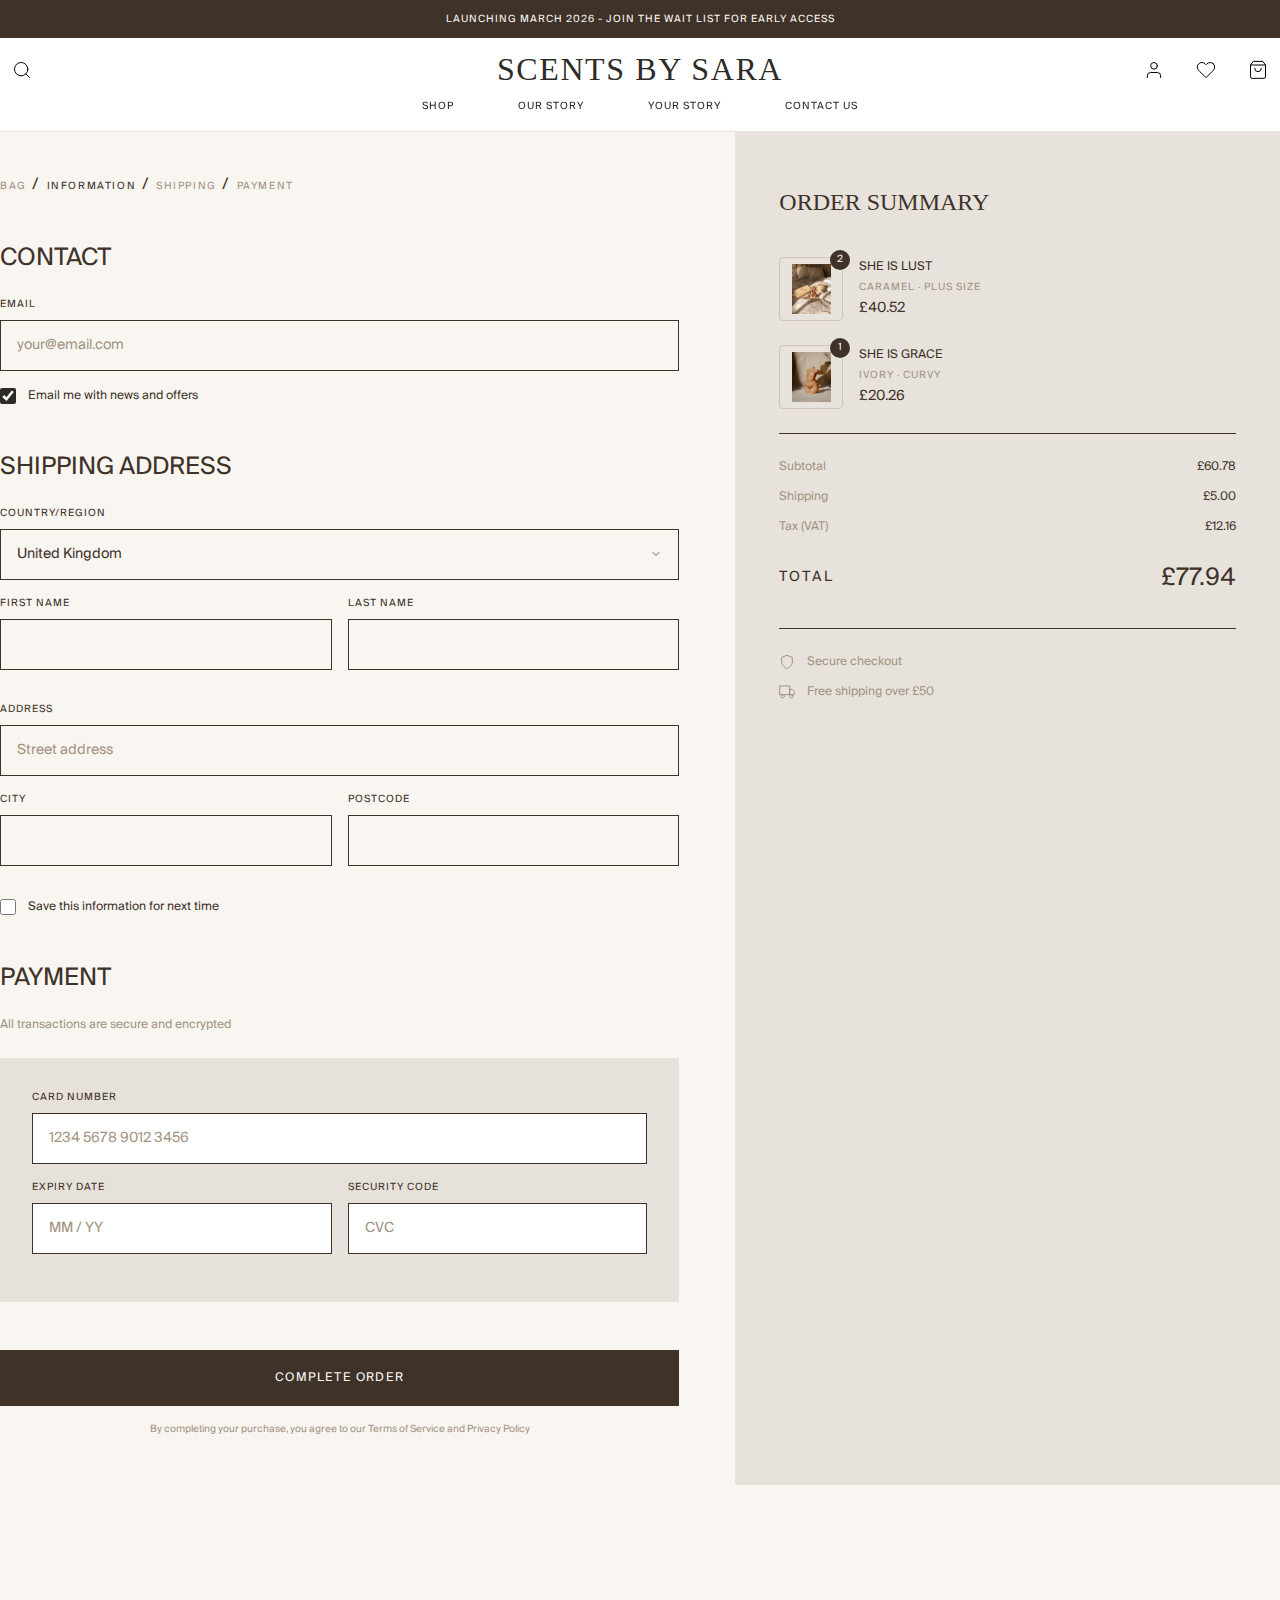
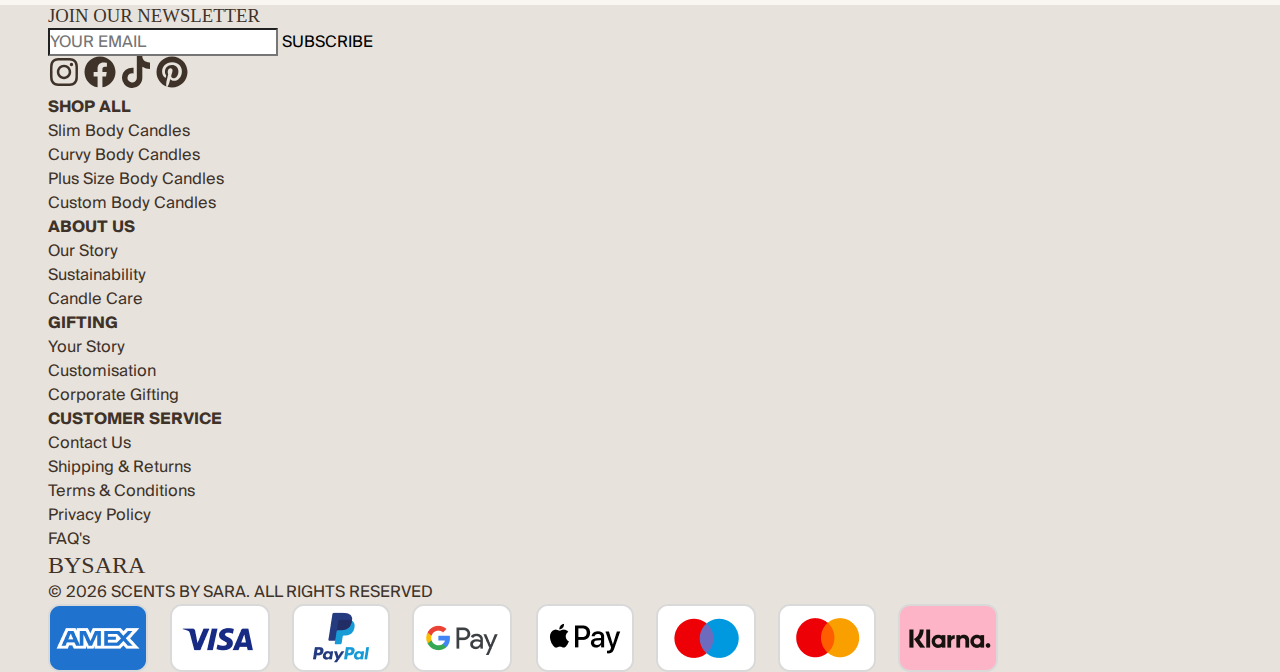
<file: checkout.html>
<!DOCTYPE html>
<html lang="en">

<head>
    <meta charset="UTF-8">
    <meta name="viewport" content="width=device-width, initial-scale=1.0">
    <title>Checkout | Scents by Sara</title>
    <link rel="stylesheet" href="css/design-tokens.css">
    <link rel="stylesheet" href="css/layout.css">
    <link rel="stylesheet" href="css/components.css">
    <link rel="stylesheet" href="css/responsive.css">
    <link rel="stylesheet" href="assets/css/checkout.css">
</head>

<body class="checkout-layout">

    <!-- ANNOUNCEMENT BAR -->
    <div class="announcement-bar">
        LAUNCHING MARCH 2026 - JOIN THE WAIT LIST FOR EARLY ACCESS
    </div>

    <!-- SITE HEADER -->
    <header class="site-header" style="border-bottom: 1px solid var(--bg-secondary);">
        <div class="header-top container">
            <div class="header-left">
                <button aria-label="Search" class="icon-btn">
                    <svg width="20" height="20" viewBox="0 0 24 24" fill="none" stroke="currentColor" stroke-width="1.2"
                        stroke-linecap="round" stroke-linejoin="round">
                        <circle cx="11" cy="11" r="8"></circle>
                        <line x1="21" y1="21" x2="16.65" y2="16.65"></line>
                    </svg>
                </button>
            </div>

            <div class="header-center">
                <a href="index.html" class="logo-text font-serif">SCENTS BY SARA</a>
                <a href="index.html" class="logo-mobile font-serif">BYSARA</a>
            </div>

            <div class="header-right nav-icons">
                <button aria-label="Account" class="icon-btn">
                    <svg width="20" height="20" viewBox="0 0 24 24" fill="none" stroke="currentColor" stroke-width="1.2"
                        stroke-linecap="round" stroke-linejoin="round">
                        <path d="M20 21v-2a4 4 0 0 0-4-4H8a4 4 0 0 0-4 4v2"></path>
                        <circle cx="12" cy="7" r="4"></circle>
                    </svg>
                </button>
                <button aria-label="Wishlist" class="icon-btn">
                    <svg width="20" height="20" viewBox="0 0 24 24" fill="none" stroke="currentColor" stroke-width="1.2"
                        stroke-linecap="round" stroke-linejoin="round">
                        <path
                            d="M20.84 4.61a5.5 5.5 0 0 0-7.78 0L12 5.67l-1.06-1.06a5.5 5.5 0 0 0-7.78 7.78l1.06 1.06L12 21.23l7.78-7.78 1.06-1.06a5.5 5.5 0 0 0 0-7.78z">
                        </path>
                    </svg>
                </button>
                <button aria-label="Cart" class="icon-btn">
                    <svg width="20" height="20" viewBox="0 0 24 24" fill="none" stroke="currentColor" stroke-width="1.2"
                        stroke-linecap="round" stroke-linejoin="round">
                        <path d="M6 2L3 6v14a2 2 0 0 0 2 2h14a2 2 0 0 0 2-2V6l-3-4z"></path>
                        <line x1="3" y1="6" x2="21" y2="6"></line>
                        <path d="M16 10a4 4 0 0 1-8 0"></path>
                    </svg>
                </button>
                <button class="hamburger-btn icon-btn" aria-label="Toggle Menu" aria-expanded="false">
                    <svg width="24" height="24" viewBox="0 0 24 24" fill="none" stroke="currentColor" stroke-width="1.2"
                        stroke-linecap="round" stroke-linejoin="round">
                        <line x1="3" y1="12" x2="21" y2="12"></line>
                        <line x1="3" y1="6" x2="21" y2="6"></line>
                        <line x1="3" y1="18" x2="21" y2="18"></line>
                    </svg>
                </button>
            </div>
        </div>
        <div class="header-bottom">
            <nav class="nav-links">
                <div class="nav-item has-mega-menu">
                    <a href="shop.html">SHOP</a>

                    <!-- Mega Menu Dropdown -->
                    <div class="mega-menu">
                        <div class="mega-menu-container">
                            <div class="mega-menu-grid">
                                <!-- Col 1 -->
                                <div class="mega-col">
                                    <h4>POPULAR</h4>
                                    <ul>
                                        <li><a href="shop.html">Shop All</a></li>
                                        <li><a href="shop.html">Best Sellers</a></li>
                                    </ul>
                                </div>
                                <!-- Col 2 -->
                                <div class="mega-col">
                                    <h4>BODY CANDLES</h4>
                                    <ul>
                                        <li><a href="shop.html">All Body Candles</a></li>
                                        <li><a href="shop.html">She is Timeless</a></li>
                                        <li><a href="shop.html">She is Beauty</a></li>
                                        <li><a href="shop.html">She is Lust</a></li>
                                        <li><a href="shop.html">She is Strength</a></li>
                                        <li><a href="shop.html">She is Power</a></li>
                                        <li><a href="shop.html">She is You</a></li>
                                    </ul>
                                </div>
                                <!-- Col 3 -->
                                <div class="mega-col">
                                    <h4>SHOP BY SIZE</h4>
                                    <ul>
                                        <li><a href="shop.html">Slim</a></li>
                                        <li><a href="shop.html">Curvy</a></li>
                                        <li><a href="shop.html">Plus Size</a></li>
                                    </ul>
                                </div>
                                <!-- Col 4 -->
                                <div class="mega-col">
                                    <h4>SHOP BY COLLECTION</h4>
                                    <ul>
                                        <li><a href="shop.html">Scar Collection</a></li>
                                        <li><a href="shop.html">Sculpted Collection</a></li>
                                    </ul>
                                </div>
                            </div>
                            <!-- Image Col -->
                            <div class="mega-image-col">
                                <img src="assets/images/product-2.png" alt="Featured Body Candles">
                            </div>
                        </div>
                    </div>
                </div>
                <a href="your-story.html">OUR STORY</a>
                <a href="your-story.html">YOUR STORY</a>
                <a href="#">CONTACT US</a>
            </nav>
        </div>
    </header>

    <main class="container checkout-container">
        <!-- 60/40 Split Layout -->
        <div class="checkout-main">

            <!-- LEFT COLUMN: FORMS -->
            <div class="checkout-form-col">
                <div class="checkout-breadcrumbs">
                    <a href="cart.html">BAG</a> /
                    <span class="active">INFORMATION</span> /
                    <span>SHIPPING</span> /
                    <span>PAYMENT</span>
                </div>

                <div class="checkout-section">
                    <h2>CONTACT</h2>
                    <div class="form-group">
                        <label class="form-label" for="email">EMAIL</label>
                        <input type="email" id="email" class="form-input" placeholder="your@email.com">
                    </div>
                    <div class="checkbox-group">
                        <input type="checkbox" id="news" checked>
                        <label for="news">Email me with news and offers</label>
                    </div>
                </div>

                <div class="checkout-section mt-12">
                    <h2>SHIPPING ADDRESS</h2>

                    <div class="form-group">
                        <label class="form-label" for="country">COUNTRY/REGION</label>
                        <select id="country" class="form-input">
                            <option>United Kingdom</option>
                            <option>United States</option>
                            <option>Europe</option>
                        </select>
                    </div>

                    <div class="form-row mt-4">
                        <div class="form-group">
                            <label class="form-label" for="firstname">FIRST NAME</label>
                            <input type="text" id="firstname" class="form-input">
                        </div>
                        <div class="form-group">
                            <label class="form-label" for="lastname">LAST NAME</label>
                            <input type="text" id="lastname" class="form-input">
                        </div>
                    </div>

                    <div class="form-group mt-4">
                        <label class="form-label" for="address">ADDRESS</label>
                        <input type="text" id="address" class="form-input" placeholder="Street address">
                    </div>

                    <div class="form-row mt-4">
                        <div class="form-group">
                            <label class="form-label" for="city">CITY</label>
                            <input type="text" id="city" class="form-input">
                        </div>
                        <div class="form-group">
                            <label class="form-label" for="postcode">POSTCODE</label>
                            <input type="text" id="postcode" class="form-input">
                        </div>
                    </div>

                    <div class="checkbox-group mt-6">
                        <input type="checkbox" id="save-info">
                        <label for="save-info">Save this information for next time</label>
                    </div>
                </div>

                <div class="checkout-section mt-12">
                    <h2>PAYMENT</h2>
                    <p class="text-sm text-muted mb-6">All transactions are secure and encrypted</p>

                    <div class="payment-box">
                        <div class="form-group">
                            <label class="form-label" for="cardnumber">CARD NUMBER</label>
                            <input type="text" id="cardnumber" class="form-input bg-white"
                                placeholder="1234 5678 9012 3456" style="background:#fff;">
                        </div>
                        <div class="form-row mt-4">
                            <div class="form-group">
                                <label class="form-label" for="expiry">EXPIRY DATE</label>
                                <input type="text" id="expiry" class="form-input" placeholder="MM / YY"
                                    style="background:#fff;">
                            </div>
                            <div class="form-group">
                                <label class="form-label" for="cvc">SECURITY CODE</label>
                                <input type="text" id="cvc" class="form-input" placeholder="CVC"
                                    style="background:#fff;">
                            </div>
                        </div>
                    </div>

                    <button class="btn-solid mt-4 w-full" style="width: 100%;">COMPLETE ORDER</button>
                    <p class="text-center text-sm text-muted mt-4" style="font-size:10px;">By completing your purchase,
                        you agree to our Terms of Service and Privacy Policy</p>
                </div>
            </div>

            <!-- RIGHT COLUMN: ORDER SUMMARY -->
            <div class="order-summary-col">
                <h2 class="font-sans">ORDER SUMMARY</h2>

                <div class="summary-items">
                    <div class="summary-item">
                        <div class="summary-product">
                            <div class="summary-img-wrap">
                                <span class="qty-badge">2</span>
                                <img src="assets/images/product-1.png" alt="She Is Lust">
                            </div>
                            <div class="summary-details">
                                <h4 class="font-sans">SHE IS LUST</h4>
                                <p>CARAMEL · PLUS SIZE</p>
                                <span class="summary-price mt-2 block font-sans">£40.52</span>
                            </div>
                        </div>
                    </div>

                    <div class="summary-item">
                        <div class="summary-product">
                            <div class="summary-img-wrap">
                                <span class="qty-badge">1</span>
                                <img src="assets/images/product-3.png" alt="She Is Grace">
                            </div>
                            <div class="summary-details">
                                <h4 class="font-sans">SHE IS GRACE</h4>
                                <p>IVORY · CURVY</p>
                                <span class="summary-price mt-2 block font-sans">£20.26</span>
                            </div>
                        </div>
                    </div>
                </div>

                <div class="summary-totals">
                    <div class="totals-row">
                        <span class="text-muted">Subtotal</span>
                        <span class="font-sans">£60.78</span>
                    </div>
                    <div class="totals-row">
                        <span class="text-muted">Shipping</span>
                        <span class="font-sans">£5.00</span>
                    </div>
                    <div class="totals-row">
                        <span class="text-muted">Tax (VAT)</span>
                        <span class="font-sans">£12.16</span>
                    </div>

                    <div class="totals-row grand-total">
                        <span class="font-sans">TOTAL</span>
                        <span class="font-sans" style="font-size: 24px;">£77.94</span>
                    </div>
                </div>

                <div class="summary-perks">
                    <div class="perk-item">
                        <svg width="16" height="16" viewBox="0 0 24 24" fill="none" stroke="currentColor"
                            stroke-width="1.5">
                            <path d="M12 22s8-4 8-10V5l-8-3-8 3v7c0 6 8 10 8 10z"></path>
                        </svg>
                        <span>Secure checkout</span>
                    </div>
                    <div class="perk-item">
                        <svg width="16" height="16" viewBox="0 0 24 24" fill="none" stroke="currentColor"
                            stroke-width="1.5">
                            <rect x="1" y="3" width="15" height="13"></rect>
                            <polygon points="16 8 20 8 23 11 23 16 16 16 16 8"></polygon>
                            <circle cx="5.5" cy="18.5" r="2.5"></circle>
                            <circle cx="18.5" cy="18.5" r="2.5"></circle>
                        </svg>
                        <span>Free shipping over £50</span>
                    </div>
                </div>
            </div>

        </div>
    </main>

    <!-- SITE FOOTER -->
    <footer class="site-footer bg-secondary">
        <div class="container">
            <div class="footer-main-grid">
                <!-- 1. Newsletter Column -->
                <div class="footer-newsletter-col">
                    <h3 class="newsletter-heading font-serif">JOIN OUR NEWSLETTER</h3>
                    <form class="newsletter-form-stacked">
                        <input type="email" placeholder="YOUR EMAIL" required>
                        <button type="submit">SUBSCRIBE</button>
                    </form>
                    <div class="footer-social-group">
                        <a href="#" aria-label="Instagram">
                            <svg viewBox="0 0 448 512" width="32" height="32">
                                <path fill="currentColor"
                                    d="M224.1 141c-63.6 0-114.9 51.3-114.9 114.9s51.3 114.9 114.9 114.9S339 319.5 339 255.9 287.7 141 224.1 141zm0 189.6c-41.1 0-74.7-33.5-74.7-74.7s33.5-74.7 74.7-74.7 74.7 33.5 74.7 74.7-33.6 74.7-74.7 74.7zm146.4-194.3c0 14.9-12 26.8-26.8 26.8-14.9 0-26.8-12-26.8-26.8s12-26.8 26.8-26.8 26.8 12 26.8 26.8zm76.1 27.2c-1.7-35.9-9.9-67.7-36.2-93.9-26.2-26.2-58-34.4-93.9-36.2-37-2.1-147.9-2.1-184.9 0-35.8 1.7-67.6 9.9-93.9 36.1s-34.4 58-36.2 93.9c-2.1 37-2.1 147.9 0 184.9 1.7 35.9 9.9 67.7 36.2 93.9s58 34.4 93.9 36.2c37 2.1 147.9 2.1 184.9 0 35.9-1.7 67.7-9.9 93.9-36.2 26.2-26.2 34.4-58 36.2-93.9 2.1-37 2.1-147.8 0-184.8zM398.8 388c-7.8 19.6-22.9 34.7-42.6 42.6-29.5 11.7-99.5 9-132.1 9s-102.7 2.6-132.1-9c-19.6-7.8-34.7-22.9-42.6-42.6-11.7-29.5-9-99.5-9-132.1s-2.6-102.7 9-132.1c7.8-19.6 22.9-34.7 42.6-42.6 29.5-11.7 99.5-9 132.1-9s102.7-2.6 132.1 9c19.6 7.8 34.7 22.9 42.6 42.6 11.7 29.5 9 99.5 9 132.1s2.7 102.7-9 132.1z" />
                            </svg>
                        </a>
                        <a href="#" aria-label="Facebook">
                            <svg viewBox="0 0 512 512" width="32" height="32">
                                <path fill="currentColor"
                                    d="M504 256C504 119 393 8 256 8S8 119 8 256c0 123.78 90.69 226.38 209.25 245V327.69h-63V256h63v-54.64c0-62.15 37-96.48 93.67-96.48 27.14 0 55.52 4.84 55.52 4.84v61h-31.28c-30.8 0-40.41 19.12-40.41 38.73V256h68.75l-11 71.69h-57.75V501C413.31 482.38 504 379.78 504 256z" />
                            </svg>
                        </a>
                        <a href="#" aria-label="TikTok">
                            <svg viewBox="0 0 448 512" width="32" height="32">
                                <path fill="currentColor"
                                    d="M448 209.91a210.06 210.06 0 0 1-122.77-39.25V349.38A162.55 162.55 0 1 1 185 188.31V278.2a74.62 74.62 0 1 0 52.23 71.18V0l88 0a121.18 121.18 0 0 0 1.86 22.32c7.87 33.32 31.27 60.36 64.11 71.22A121.57 121.57 0 0 0 448 102.32v107.59z" />
                            </svg>
                        </a>
                        <a href="#" aria-label="Pinterest">
                            <svg viewBox="0 0 496 512" width="32" height="32">
                                <path fill="currentColor"
                                    d="M496 256c0 137-111 248-248 248-25.6 0-50.2-3.9-73.4-11.1 10.1-16.5 25.2-43.5 30.8-65 3-11.6 15.4-59 15.4-59 8.1 15.4 31.7 28.5 56.8 28.5 74.8 0 128.7-68.8 128.7-154.3 0-81.9-66.9-143.2-152.9-143.2-107 0-163.9 71.8-163.9 150.1 0 36.4 19.4 81.7 50.3 96.1 4.7 2.2 7.2 1.2 8.3-3.3.8-3.4 5-20.3 6.9-28.1.6-2.5.3-4.7-1.7-7.1-10.1-12.5-18.3-35.3-18.3-56.6 0-54.7 41.4-107.6 112-107.6 60.9 0 103.6 41.5 103.6 100.9 0 67.1-33.9 113.6-78 113.6-24.3 0-42.6-20.1-36.7-44.8 7-29.5 20.5-61.3 20.5-82.6 0-19-10.2-34.9-31.4-34.9-24.9 0-44.9 25.7-44.9 60.2 0 22 7.4 36.8 7.4 36.8s-24.5 103.8-29 123.2c-5 21.4-3 51.6-.9 71.2C65.4 450.9 0 361.1 0 256 0 119 111 8 248 8s248 111 248 248z" />
                            </svg>
                        </a>
                    </div>
                </div>

                <!-- 2. Shop All -->
                <div class="footer-links-col">
                    <h4 class="footer-col-title">SHOP ALL</h4>
                    <ul class="footer-link-list">
                        <li><a href="#">Slim Body Candles</a></li>
                        <li><a href="#">Curvy Body Candles</a></li>
                        <li><a href="#">Plus Size Body Candles</a></li>
                        <li><a href="#">Custom Body Candles</a></li>
                    </ul>
                </div>

                <!-- 3. About Us -->
                <div class="footer-links-col">
                    <h4 class="footer-col-title">ABOUT US</h4>
                    <ul class="footer-link-list">
                        <li><a href="#">Our Story</a></li>
                        <li><a href="#">Sustainability</a></li>
                        <li><a href="#">Candle Care</a></li>
                    </ul>
                </div>

                <!-- 4. Gifting -->
                <div class="footer-links-col">
                    <h4 class="footer-col-title">GIFTING</h4>
                    <ul class="footer-link-list">
                        <li><a href="#">Your Story</a></li>
                        <li><a href="#">Customisation</a></li>
                        <li><a href="#">Corporate Gifting</a></li>
                    </ul>
                </div>

                <!-- 5. Customer Service -->
                <div class="footer-links-col">
                    <h4 class="footer-col-title">CUSTOMER SERVICE</h4>
                    <ul class="footer-link-list">
                        <li><a href="#">Contact Us</a></li>
                        <li><a href="#">Shipping & Returns</a></li>
                        <li><a href="#">Terms & Conditions</a></li>
                        <li><a href="#">Privacy Policy</a></li>
                        <li><a href="#">FAQ's</a></li>
                    </ul>
                </div>
            </div>

            <div class="footer-divider-rule"></div>

            <div class="footer-bottom-row">
                <div class="footer-brand-wrap">
                    <h2 class="footer-logo-text font-serif">BYSARA</h2>
                    <p class="footer-copyright-text">© 2026 SCENTS BY SARA. ALL RIGHTS RESERVED</p>
                </div>
                <div class="footer-payment-wrap">
                    <img src="assets/images/payment-icons.png" alt="Payment Methods" class="payment-methods-img">
                </div>
            </div>
        </div>
    </footer>

    <!-- Scripts -->
    <script src="assets/js/main.js"></script>
</body>

</html>
</file>
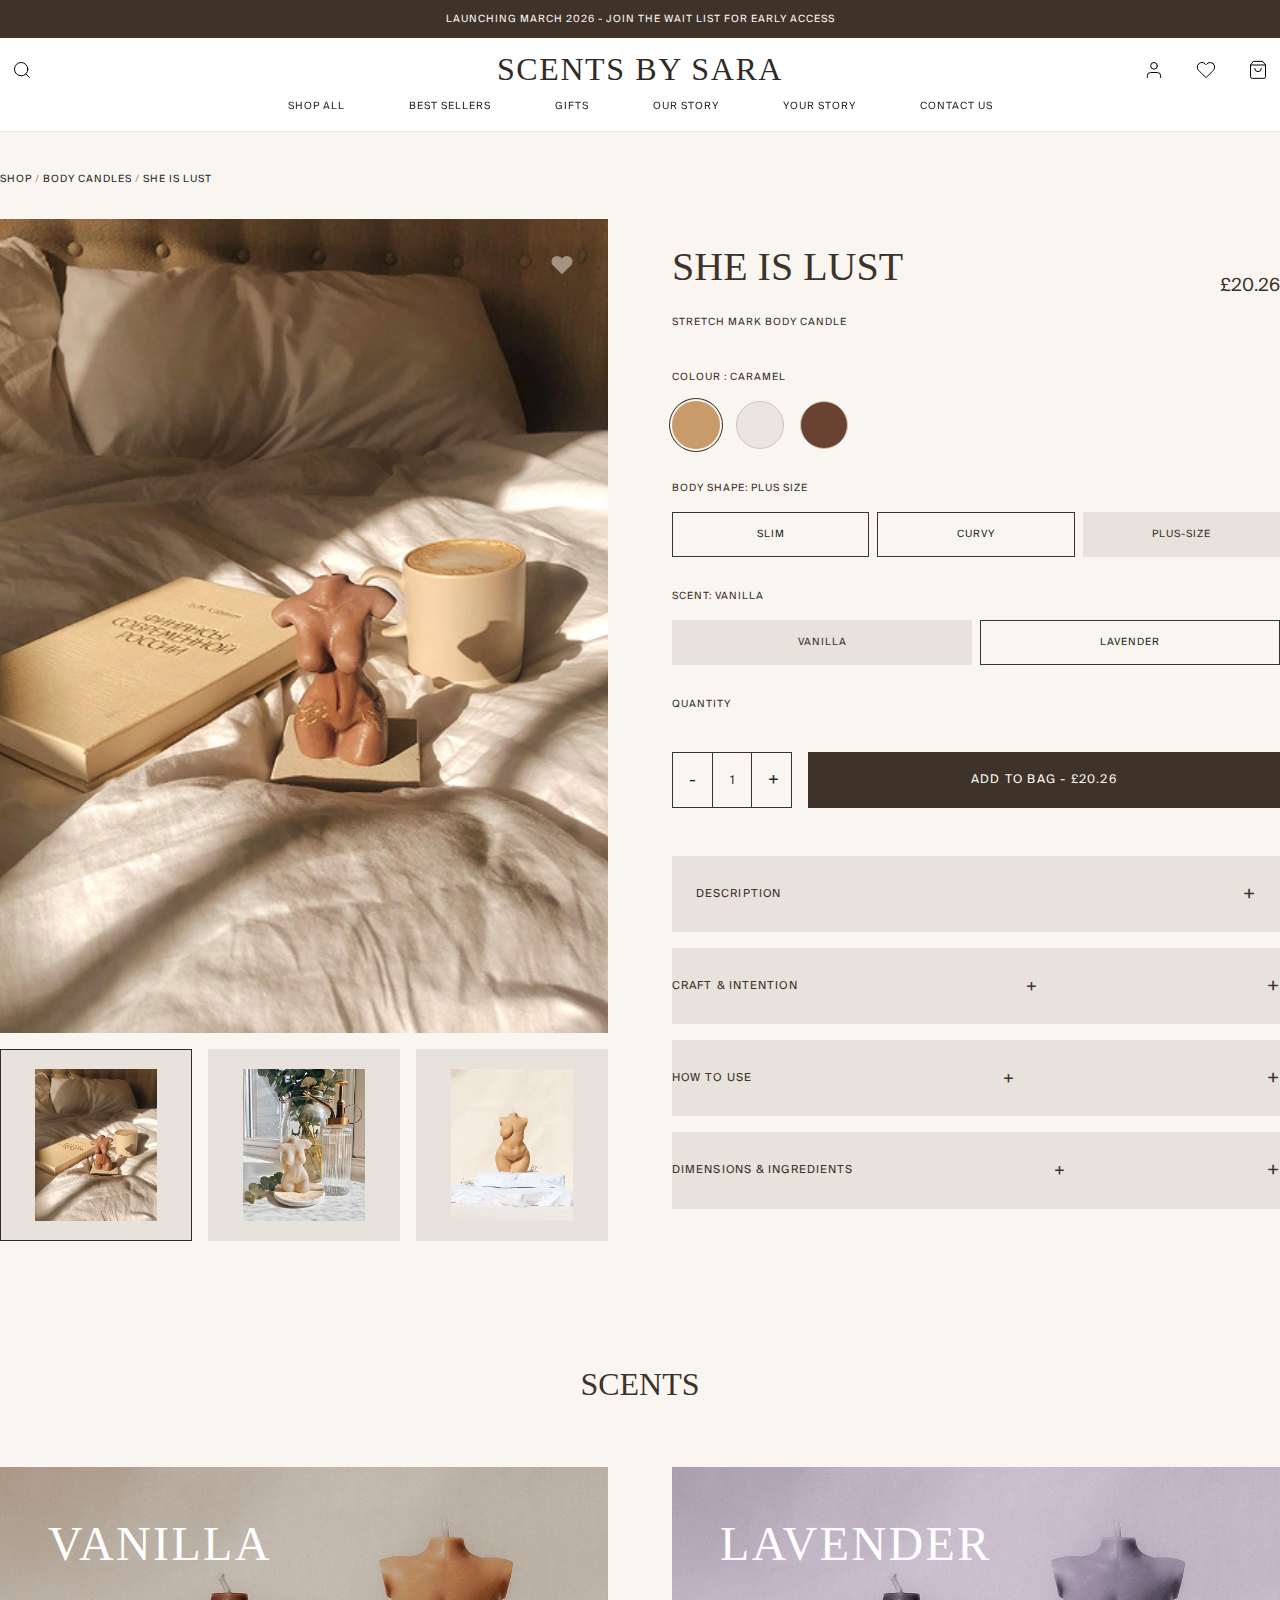
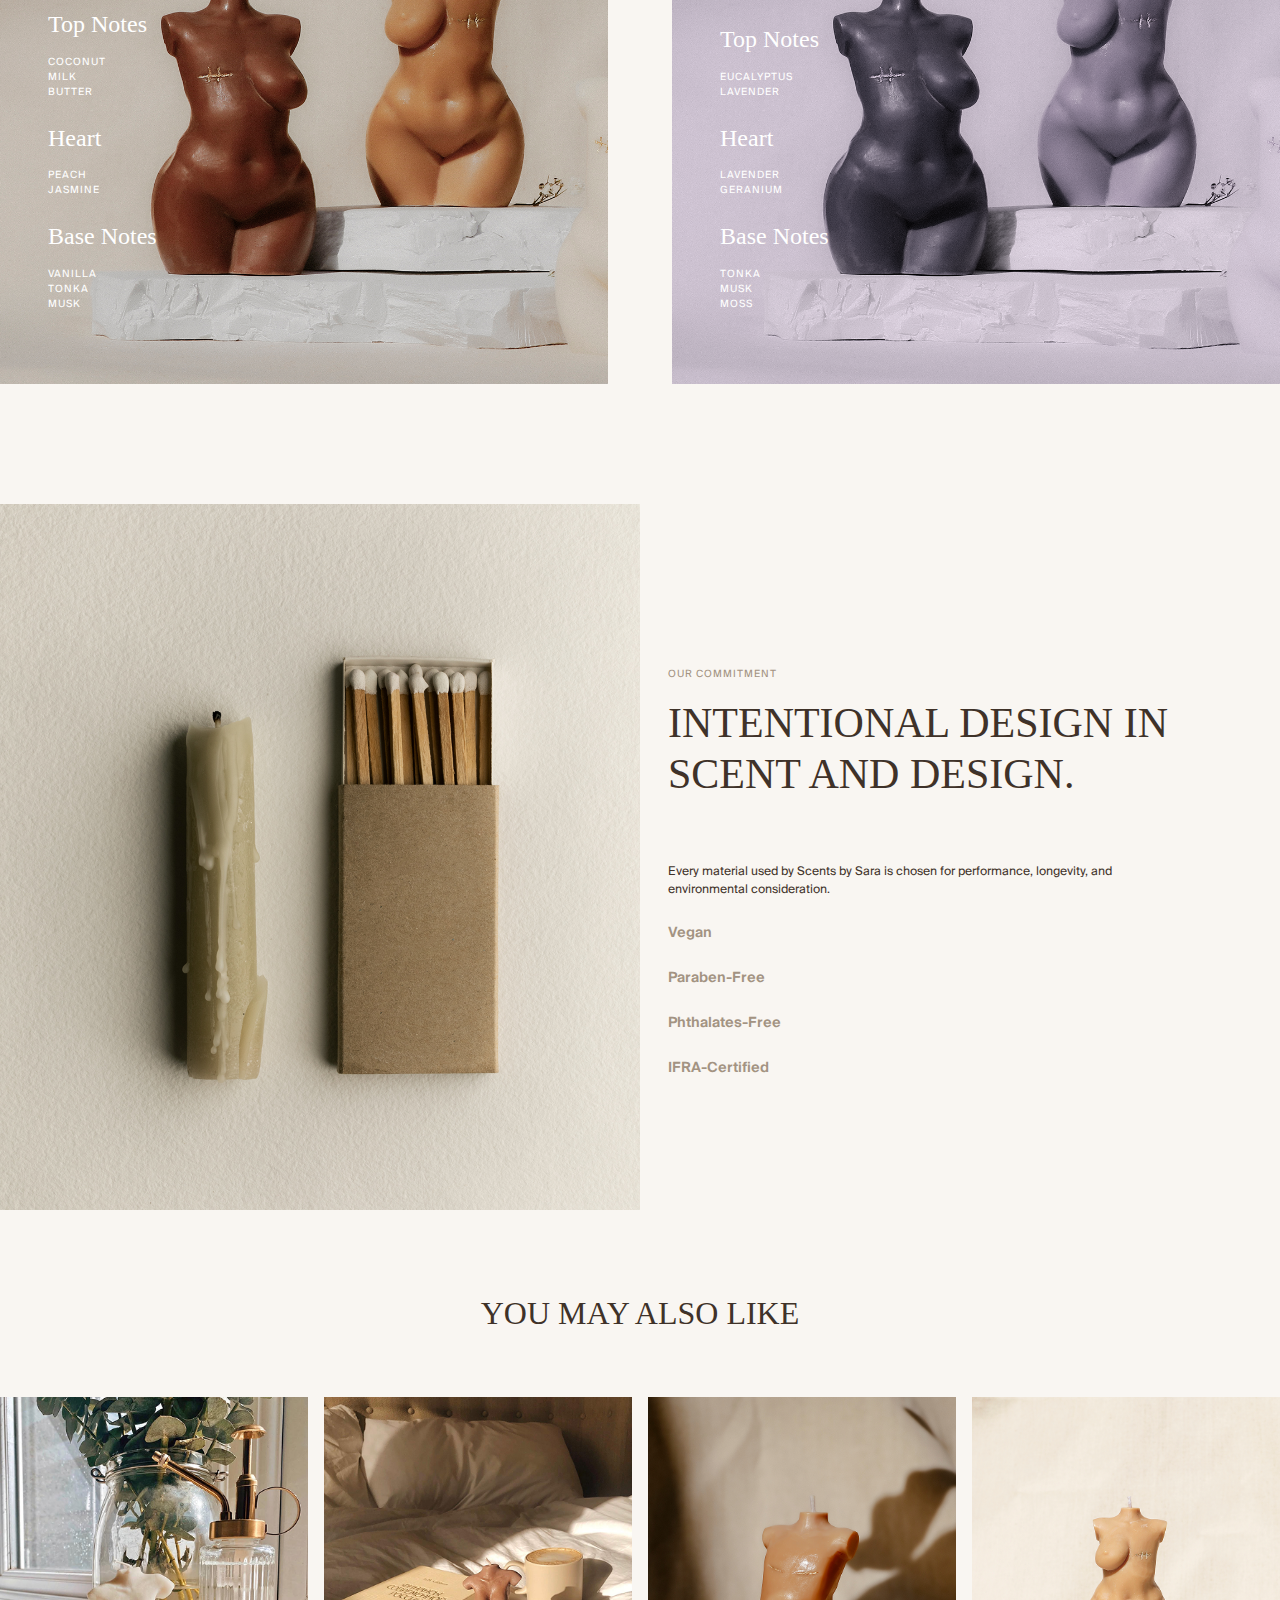
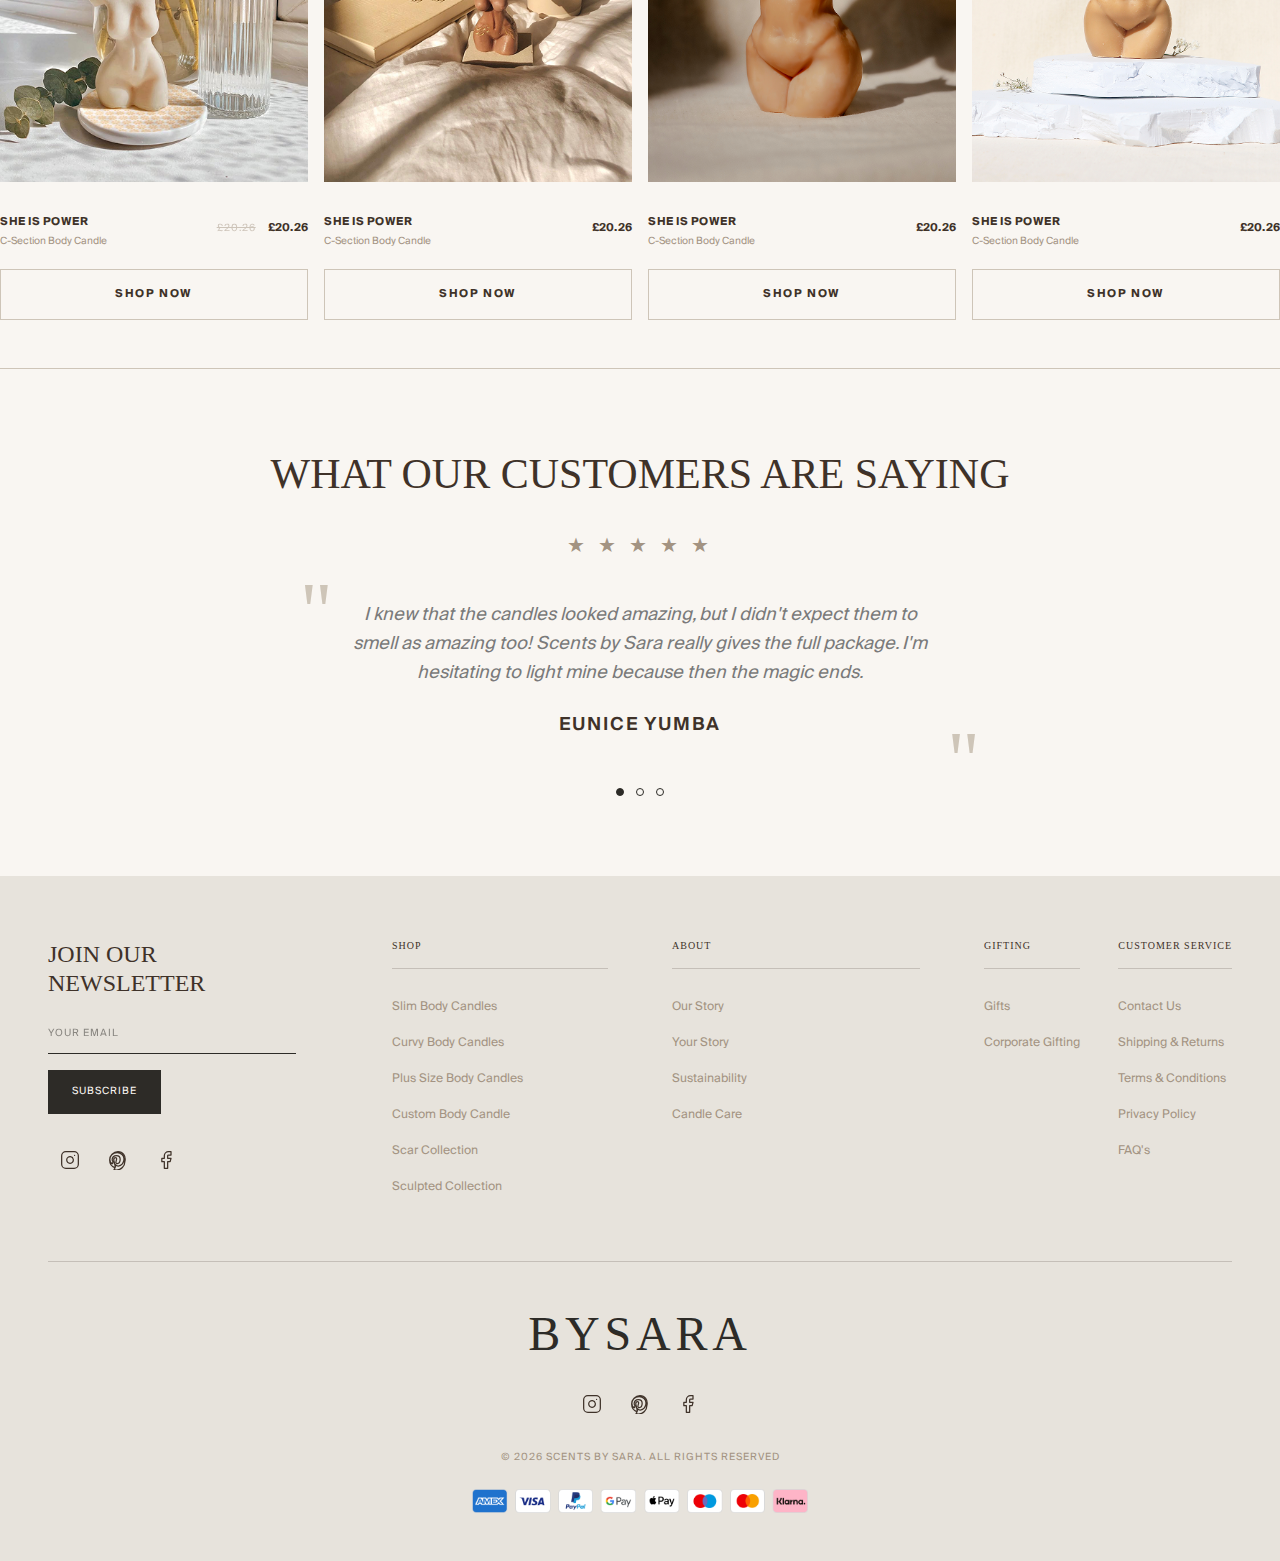
<file: product.html>
<!DOCTYPE html>
<html lang="en">

<head>
    <meta charset="UTF-8">
    <meta name="viewport" content="width=device-width, initial-scale=1.0">
    <title>She is Lust | Scents by Sara</title>
    <link rel="stylesheet" href="css/design-tokens.css">
    <link rel="stylesheet" href="css/layout.css">
    <link rel="stylesheet" href="css/components.css">
    <link rel="stylesheet" href="css/responsive.css">
    <link rel="stylesheet" href="assets/css/shop.css"> <!-- For cards -->
    <link rel="stylesheet" href="assets/css/product.css">
</head>

<body>

    <!-- ANNOUNCEMENT BAR -->
    <div class="announcement-bar">
        LAUNCHING MARCH 2026 - JOIN THE WAIT LIST FOR EARLY ACCESS
    </div>

    <!-- SITE HEADER -->
    <header class="site-header">
        <div class="header-top container">
            <!-- Left: Search Icon -->
            <div class="header-left">
                <button aria-label="Search" class="icon-btn">
                    <svg width="20" height="20" viewBox="0 0 24 24" fill="none" stroke="currentColor" stroke-width="1.2"
                        stroke-linecap="round" stroke-linejoin="round">
                        <circle cx="11" cy="11" r="8"></circle>
                        <line x1="21" y1="21" x2="16.65" y2="16.65"></line>
                    </svg>
                </button>
            </div>

            <!-- Center: Logo -->
            <div class="header-center">
                <a href="index.html" class="logo-text font-serif">SCENTS BY SARA</a>
                <a href="index.html" class="logo-mobile font-serif">BYSARA</a>
            </div>

            <!-- Right: Icons & Hamburger -->
            <div class="header-right nav-icons">
                <button aria-label="Account" class="icon-btn">
                    <svg width="20" height="20" viewBox="0 0 24 24" fill="none" stroke="currentColor" stroke-width="1.2"
                        stroke-linecap="round" stroke-linejoin="round">
                        <path d="M20 21v-2a4 4 0 0 0-4-4H8a4 4 0 0 0-4 4v2"></path>
                        <circle cx="12" cy="7" r="4"></circle>
                    </svg>
                </button>
                <button aria-label="Wishlist" class="icon-btn">
                    <svg width="20" height="20" viewBox="0 0 24 24" fill="none" stroke="currentColor" stroke-width="1.2"
                        stroke-linecap="round" stroke-linejoin="round">
                        <path
                            d="M20.84 4.61a5.5 5.5 0 0 0-7.78 0L12 5.67l-1.06-1.06a5.5 5.5 0 0 0-7.78 7.78l1.06 1.06L12 21.23l7.78-7.78 1.06-1.06a5.5 5.5 0 0 0 0-7.78z">
                        </path>
                    </svg>
                </button>
                <button aria-label="Cart" class="icon-btn">
                    <svg width="20" height="20" viewBox="0 0 24 24" fill="none" stroke="currentColor" stroke-width="1.2"
                        stroke-linecap="round" stroke-linejoin="round">
                        <path d="M6 2L3 6v14a2 2 0 0 0 2 2h14a2 2 0 0 0 2-2V6l-3-4z"></path>
                        <line x1="3" y1="6" x2="21" y2="6"></line>
                        <path d="M16 10a4 4 0 0 1-8 0"></path>
                    </svg>
                </button>

                <!-- Hamburger Menu Toggle (Mobile Only) -->
                <button class="hamburger-btn icon-btn" aria-label="Toggle Menu" aria-expanded="false">
                    <svg width="24" height="24" viewBox="0 0 24 24" fill="none" stroke="currentColor" stroke-width="1.2"
                        stroke-linecap="round" stroke-linejoin="round">
                        <line x1="3" y1="12" x2="21" y2="12"></line>
                        <line x1="3" y1="6" x2="21" y2="6"></line>
                        <line x1="3" y1="18" x2="21" y2="18"></line>
                    </svg>
                </button>
            </div>
        </div>

        <!-- Bottom: Navigation Links -->
        <div class="header-bottom">
            <nav class="nav-links">
                <div class="nav-item has-mega-menu">
                    <a href="shop.html">SHOP ALL</a>

                    <!-- Mega Menu Dropdown -->
                    <div class="mega-menu">
                        <div class="mega-menu-container">
                            <div class="mega-menu-grid">
                                <!-- Col 1 -->
                                <div class="mega-col">
                                    <h4>POPULAR</h4>
                                    <ul>
                                        <li><a href="shop.html">Shop All</a></li>
                                        <li><a href="shop.html">Best Sellers</a></li>
                                    </ul>
                                </div>
                                <!-- Col 2 -->
                                <div class="mega-col">
                                    <h4>BODY CANDLES</h4>
                                    <ul>
                                        <li><a href="shop.html">All Body Candles</a></li>
                                        <li><a href="shop.html">She is Timeless</a></li>
                                        <li><a href="shop.html">She is Beauty</a></li>
                                        <li><a href="shop.html">She is Lust</a></li>
                                        <li><a href="shop.html">She is Strength</a></li>
                                        <li><a href="shop.html">She is Power</a></li>
                                        <li><a href="shop.html">She is You</a></li>
                                    </ul>
                                </div>
                                <!-- Col 3 -->
                                <div class="mega-col">
                                    <h4>SHOP BY SIZE</h4>
                                    <ul>
                                        <li><a href="shop.html">Slim</a></li>
                                        <li><a href="shop.html">Curvy</a></li>
                                        <li><a href="shop.html">Plus Size</a></li>
                                    </ul>
                                </div>
                                <!-- Col 4 -->
                                <div class="mega-col">
                                    <h4>SHOP BY COLLECTION</h4>
                                    <ul>
                                        <li><a href="shop.html">Scar Collection</a></li>
                                        <li><a href="shop.html">Sculpted Collection</a></li>
                                    </ul>
                                </div>
                            </div>
                            <!-- Image Col -->
                            <div class="mega-image-col">
                                <img src="assets/images/product-2.png" alt="Featured Body Candles">
                            </div>
                        </div>
                    </div>
                </div>
                <a href="shop.html">BEST SELLERS</a>
                <a href="shop.html">GIFTS</a>
                <a href="your-story.html">OUR STORY</a>
                <a href="your-story.html">YOUR STORY</a>
                <a href="#">CONTACT US</a>
            </nav>
        </div>
    </header>

    <!-- MAIN PRODUCT -->
    <main class="page-wrapper container" style="padding-top: 40px;">
        <div class="breadcrumbs text-micro text-muted">
            <a href="shop.html" class="text-muted">SHOP</a> / <a href="shop.html" class="text-muted">BODY CANDLES</a> /
            <span class="text-primary" style="color: var(--color-slate)">SHE IS LUST</span>
        </div>

        <div class="product-main grid-cols-2">
            <!-- LEFT: GALLERY -->
            <div class="product-gallery">
                <div class="main-image-wrap">
                    <img src="assets/images/product-1.png" alt="She is Lust">
                    <button class="wishlist-btn icon-btn">
                        <!-- Filled heart icon to match design -->
                        <svg width="24" height="24" viewBox="0 0 24 24" fill="#A39382" stroke="none">
                            <path
                                d="M20.84 4.61a5.5 5.5 0 0 0-7.78 0L12 5.67l-1.06-1.06a5.5 5.5 0 0 0-7.78 7.78l1.06 1.06L12 21.23l7.78-7.78 1.06-1.06a5.5 5.5 0 0 0 0-7.78z">
                            </path>
                        </svg>
                    </button>
                </div>
                <div class="thumbnails">
                    <div class="thumb-wrap active"><img src="assets/images/product-1.png"></div>
                    <div class="thumb-wrap"><img src="assets/images/product-2.png"></div>
                    <div class="thumb-wrap"><img src="assets/images/product-4.png"></div>
                </div>
            </div>

            <!-- RIGHT: DETAILS -->
            <div class="product-details" style="padding-top: 24px;">
                <div class="flex-between items-baseline mb-4">
                    <h1 class="font-serif">SHE IS LUST</h1>
                    <span class="price font-sans">£20.26</span>
                </div>
                <div class="subtitle text-micro">STRETCH MARK BODY CANDLE</div>

                <div class="selector-group mt-8">
                    <div class="selector-label text-micro">COLOUR : CARAMEL</div>
                    <div class="color-swatches-lg mt-4">
                        <div class="swatch-lg swatch-tan selected"></div>
                        <div class="swatch-lg swatch-white"></div>
                        <div class="swatch-lg swatch-brown"></div>
                    </div>
                </div>

                <div class="selector-group mt-6">
                    <div class="selector-label text-micro">BODY SHAPE: PLUS SIZE</div>
                    <div class="pill-group mt-4">
                        <button class="pill-btn">SLIM</button>
                        <button class="pill-btn">CURVY</button>
                        <button class="pill-btn selected">PLUS-SIZE</button>
                    </div>
                </div>

                <div class="selector-group mt-6">
                    <div class="selector-label text-micro">SCENT: VANILLA</div>
                    <div class="pill-group mt-4">
                        <button class="pill-btn selected">VANILLA</button>
                        <button class="pill-btn">LAVENDER</button>
                    </div>
                </div>

                <div class="selector-group mt-6">
                    <div class="selector-label text-micro">QUANTITY</div>
                    <div class="add-to-cart-row">
                        <div class="qty-selector">
                            <button class="qty-btn" aria-label="Decrease quantity">-</button>
                            <input type="text" value="1" readonly class="qty-input">
                            <button class="qty-btn" aria-label="Increase quantity">+</button>
                        </div>
                        <button class="btn-solid btn-add-bag">ADD TO BAG - £20.26</button>
                    </div>
                </div>

                <!-- Accordions -->
                <div class="accordion-wrapper mb-8">
                    <div class="accordion">
                        <div class="accordion-header">DESCRIPTION</div>
                        <div class="accordion-body">
                            <p>Shaped by time, She is Lust celebrates the body through change.</p>
                            <br>
                            <p>Stretch marks, often hidden, are made visible - not as flaws but as testaments to lived
                                experience. These quiet marks of growth, healing, and transformation serve as gentle
                                reminders of resilience and presence.</p>
                            <br>
                            <p>She is Lust invites self-compassion and grace, creating space for women to live
                                comfortably in what already exists.</p>
                        </div>
                    </div>
                    <div class="accordion">
                        <div class="accordion-header" style="background:transparent; padding-left:0; padding-right:0;">
                            CRAFT & INTENTION <span style="font-size:16px;">+</span></div>
                    </div>
                    <div class="accordion">
                        <div class="accordion-header" style="background:transparent; padding-left:0; padding-right:0;">
                            HOW TO USE <span style="font-size:16px;">+</span></div>
                    </div>
                    <div class="accordion">
                        <div class="accordion-header"
                            style="background:transparent; padding-left:0; padding-right:0; border-bottom:1px solid rgba(231,227,220,1);">
                            DIMENSIONS & INGREDIENTS <span style="font-size:16px;">+</span></div>
                    </div>
                </div>
            </div>
        </div>
    </main>

    <!-- SCENTS -->
    <section class="scents-section container" style="padding-top: 64px;">
        <h2 class="font-serif">SCENTS</h2>
        <div class="grid-cols-2 mt-8">
            <div class="scent-card">
                <img src="assets/images/hero-bg.png" class="scent-bg" alt="Vanilla Notes">
                <div class="scent-content">
                    <h3 class="font-serif scent-name text-hero" style="color:white; font-size:48px;">VANILLA</h3>
                    <div class="scent-notes">
                        <div class="note-block">
                            <h4 class="font-serif text-h3" style="color:white; font-size:24px;">Top Notes</h4>
                            <p class="text-micro mt-4" style="color:white;">Coconut<br>Milk<br>Butter</p>
                        </div>
                        <div class="note-block">
                            <h4 class="font-serif text-h3" style="color:white; font-size:24px;">Heart</h4>
                            <p class="text-micro mt-4" style="color:white;">Peach<br>Jasmine</p>
                        </div>
                        <div class="note-block mb-0">
                            <h4 class="font-serif text-h3" style="color:white; font-size:24px;">Base Notes</h4>
                            <p class="text-micro mt-4" style="color:white;">Vanilla<br>Tonka<br>Musk</p>
                        </div>
                    </div>
                </div>
            </div>
            <div class="scent-card">
                <img src="assets/images/hero-bg.png" class="scent-bg" alt="Lavender Notes"
                    style="filter: grayscale(80%) sepia(20%) hue-rotate(240deg);">
                <div class="scent-content">
                    <h3 class="font-serif scent-name text-hero" style="color:white; font-size:48px;">LAVENDER</h3>
                    <div class="scent-notes">
                        <div class="note-block">
                            <h4 class="font-serif text-h3" style="color:white; font-size:24px;">Top Notes</h4>
                            <p class="text-micro mt-4" style="color:white;">Eucalyptus<br>Lavender</p>
                        </div>
                        <div class="note-block">
                            <h4 class="font-serif text-h3" style="color:white; font-size:24px;">Heart</h4>
                            <p class="text-micro mt-4" style="color:white;">Lavender<br>Geranium</p>
                        </div>
                        <div class="note-block mb-0">
                            <h4 class="font-serif text-h3" style="color:white; font-size:24px;">Base Notes</h4>
                            <p class="text-micro mt-4" style="color:white;">Tonka<br>Musk<br>Moss</p>
                        </div>
                    </div>
                </div>
            </div>
        </div>
    </section>

    <!-- OUR COMMITMENT -->
    <section class="section-block commitment-section" style="padding-bottom: 24px; padding-top: 120px;">
        <div class="container grid-cols-2">
            <div class="commitment-image">
                <img src="assets/images/our-commitment.png" alt="Matches and candle">
            </div>
            <div class="commitment-text mt-8">
                <span class="text-micro text-muted eyebrow">OUR COMMITMENT</span>
                <h2 class="font-serif text-h1 mt-4">INTENTIONAL DESIGN IN<br>SCENT AND DESIGN.</h2>
                <div class="mt-8">
                    <p class="text-sm mt-8" style="max-width:480px;">Every material used by Scents by Sara is chosen for
                        performance, longevity, and environmental consideration.</p>
                </div>

                <div class="mt-12">
                    <p class="text-body font-bold mt-6 text-muted font-sans font-weight-normal font-size-18">Vegan</p>
                    <p class="text-body font-bold mt-6 text-muted font-sans font-weight-normal font-size-18">
                        Paraben-Free</p>
                    <p class="text-body font-bold mt-6 text-muted font-sans font-weight-normal font-size-18">
                        Phthalates-Free</p>
                    <p class="text-body font-bold mt-6 text-muted font-sans font-weight-normal font-size-18">
                        IFRA-Certified</p>
                </div>
            </div>
        </div>
    </section>

    <!-- YOU MAY ALSO LIKE -->
    <section class="related-products container">
        <h2 class="font-serif">YOU MAY ALSO LIKE</h2>

        <div class="grid-cols-4 mt-12">
            <!-- Product Card 1 -->
            <div class="product-card shop-card">
                <a href="product.html" class="product-image-wrap">
                    <img src="assets/images/product-2.png" alt="SHE IS POWER">
                </a>

                <div class="product-info-shop flex-between mt-4">
                    <div>
                        <span class="product-name text-micro d-block">SHE IS POWER</span>
                        <span class="product-desc text-micro text-muted d-block mt-1"
                            style="text-transform: none; letter-spacing: 0;">C-Section Body Candle</span>
                    </div>
                    <div class="product-price">
                        <span class="price-strikethrough text-micro text-muted">£20.26</span>
                        <span class="price-current text-micro">£20.26</span>
                    </div>
                </div>

                <button class="product-btn btn-shop-now">SHOP NOW</button>
            </div>

            <!-- Product Card 2 -->
            <div class="product-card shop-card">
                <a href="product.html" class="product-image-wrap">
                    <img src="assets/images/product-1.png" alt="SHE IS POWER">
                </a>

                <div class="product-info-shop flex-between mt-4">
                    <div>
                        <span class="product-name text-micro d-block">SHE IS POWER</span>
                        <span class="product-desc text-micro text-muted d-block mt-1"
                            style="text-transform: none; letter-spacing: 0;">C-Section Body Candle</span>
                    </div>
                    <div class="product-price">
                        <span class="price-current text-micro">£20.26</span>
                    </div>
                </div>

                <button class="product-btn btn-shop-now">SHOP NOW</button>
            </div>

            <!-- Product Card 3 -->
            <div class="product-card shop-card">
                <a href="product.html" class="product-image-wrap">
                    <img src="assets/images/product-3.png" alt="SHE IS POWER">
                </a>

                <div class="product-info-shop flex-between mt-4">
                    <div>
                        <span class="product-name text-micro d-block">SHE IS POWER</span>
                        <span class="product-desc text-micro text-muted d-block mt-1"
                            style="text-transform: none; letter-spacing: 0;">C-Section Body Candle</span>
                    </div>
                    <div class="product-price">
                        <span class="price-current text-micro">£20.26</span>
                    </div>
                </div>

                <button class="product-btn btn-shop-now">SHOP NOW</button>
            </div>

            <!-- Product Card 4 -->
            <div class="product-card shop-card">
                <a href="product.html" class="product-image-wrap">
                    <img src="assets/images/product-4.png" alt="SHE IS POWER">
                </a>

                <div class="product-info-shop flex-between mt-4">
                    <div>
                        <span class="product-name text-micro d-block">SHE IS POWER</span>
                        <span class="product-desc text-micro text-muted d-block mt-1"
                            style="text-transform: none; letter-spacing: 0;">C-Section Body Candle</span>
                    </div>
                    <div class="product-price">
                        <span class="price-current text-micro">£20.26</span>
                    </div>
                </div>

                <button class="product-btn btn-shop-now">SHOP NOW</button>
            </div>
        </div>
    </section>

    <!-- TESTIMONIALS -->
    <section class="section-block testimonials-section bg-primary text-center">
        <div class="container">
            <h2 class="font-serif text-h1 mb-8">WHAT OUR CUSTOMERS ARE SAYING</h2>
            <div class="stars mb-6">
                <!-- SVG Stars (5) -->
                <span style="color: #A39382;">★ ★ ★ ★ ★</span>
            </div>
            <div class="testimonial-content mx-auto" style="max-width: 600px; position: relative;">
                <span class="quote-mark left">"</span>
                <p class="text-body" style="font-style: italic; color: #7a7a7a;">
                    I knew that the candles looked amazing, but I didn't expect them to smell as amazing too! Scents
                    by Sara really gives the full package. I'm hesitating to light mine because then the magic ends.
                </p>
                <span class="quote-mark right">"</span>
                <p class="text-micro font-bold mt-6">EUNICE YUMBA</p>
            </div>
            <!-- Slider Dots -->
            <div class="slider-dots mt-6">
                <span class="dot active"></span>
                <span class="dot"></span>
                <span class="dot"></span>
            </div>
        </div>
    </section>

    <!-- SITE FOOTER -->
    <footer class="site-footer bg-secondary">
        <div class="container">
            <div class="footer-top grid-cols-4" style="padding-top: var(--space-xl); padding-bottom: var(--space-xl);">
                <!-- Col 1: Newsletter -->
                <div class="footer-col newsletter-col">
                    <h3 class="font-serif text-h3 mb-4">JOIN OUR NEWSLETTER</h3>
                    <form class="newsletter-form mt-4">
                        <input type="email" placeholder="YOUR EMAIL" class="input-light" required>
                        <button type="submit" class="btn-hero"
                            style="font-size:10px; padding:12px 24px; margin-top:16px;">SUBSCRIBE</button>
                    </form>
                    <div class="social-icons mt-6 flex gap-4">
                        <a href="#" aria-label="Instagram" class="social-link">
                            <svg width="20" height="20" viewBox="0 0 24 24" fill="none" stroke="currentColor"
                                stroke-width="1.5" stroke-linecap="round" stroke-linejoin="round">
                                <rect x="2" y="2" width="20" height="20" rx="5" ry="5"></rect>
                                <path d="M16 11.37A4 4 0 1 1 12.63 8 4 4 0 0 1 16 11.37z"></path>
                                <line x1="17.5" y1="6.5" x2="17.51" y2="6.5"></line>
                            </svg>
                        </a>
                        <a href="#" aria-label="Pinterest" class="social-link">
                            <svg width="20" height="20" viewBox="0 0 24 24" fill="none" stroke="currentColor"
                                stroke-width="1.5" stroke-linecap="round" stroke-linejoin="round">
                                <path
                                    d="M12 2C6.5 2 2 6.5 2 12c0 4.3 2.7 8 6.5 9.4.1-.7.2-1.9 0-2.7l-1.3-5.4s-.3-.7-.3-1.6c0-1.6.9-2.7 2.1-2.7.9 0 1.4.7 1.4 1.5 0 1-.6 2.4-.9 3.8-.3 1.1.6 2 1.6 2 2 0 3.5-2.1 3.5-5.1 0-2.7-1.9-4.5-4.6-4.5-3.1 0-5 2.3-5 4.8 0 .9.4 1.9.9 2.5 0 .2.1.3.1.5-.1.5-.4 1.5-.4 1.7-.1.2-.2.3-.5.2-1.8-.8-2.9-3.2-2.9-5.1 0-4.2 3.1-8.1 8.8-8.1 4.6 0 8.2 3.3 8.2 7.7 0 4.6-2.9 8.3-6.9 8.3-1.3 0-2.6-.7-3-1.5 0 0-.7 2.6-.8 3.2-.2.9-.8 2-1.2 2.7.9.3 1.9.4 2.9.4 5.5 0 10-4.5 10-10C22 6.5 17.5 2 12 2z">
                                </path>
                            </svg>
                        </a>
                        <a href="#" aria-label="Facebook" class="social-link">
                            <svg width="20" height="20" viewBox="0 0 24 24" fill="none" stroke="currentColor"
                                stroke-width="1.5" stroke-linecap="round" stroke-linejoin="round">
                                <path d="M18 2h-3a5 5 0 0 0-5 5v3H7v4h3v8h4v-8h3l1-4h-4V7a1 1 0 0 1 1-1h3z"></path>
                            </svg>
                        </a>
                    </div>
                </div>
                <!-- Col 2: Shop -->
                <div class="footer-col pl-8">
                    <h3 class="text-micro mb-6 border-bottom-light pb-2">SHOP</h3>
                    <ul class="footer-links flex-col gap-3">
                        <li><a href="#" class="text-sm text-muted">Slim Body Candles</a></li>
                        <li><a href="#" class="text-sm text-muted">Curvy Body Candles</a></li>
                        <li><a href="#" class="text-sm text-muted">Plus Size Body Candles</a></li>
                        <li><a href="#" class="text-sm text-muted">Custom Body Candle</a></li>
                        <li><a href="#" class="text-sm text-muted">Scar Collection</a></li>
                        <li><a href="#" class="text-sm text-muted">Sculpted Collection</a></li>
                    </ul>
                </div>
                <!-- Col 3: About -->
                <div class="footer-col">
                    <h3 class="text-micro mb-6 border-bottom-light pb-2">ABOUT</h3>
                    <ul class="footer-links flex-col gap-3">
                        <li><a href="#" class="text-sm text-muted">Our Story</a></li>
                        <li><a href="#" class="text-sm text-muted">Your Story</a></li>
                        <li><a href="#" class="text-sm text-muted">Sustainability</a></li>
                        <li><a href="#" class="text-sm text-muted">Candle Care</a></li>
                    </ul>
                </div>
                <!-- Col 4: Customer Service & Gifting -->
                <div class="footer-col flex-between-h">
                    <div>
                        <h3 class="text-micro mb-6 border-bottom-light pb-2">GIFTING</h3>
                        <ul class="footer-links flex-col gap-3">
                            <li><a href="#" class="text-sm text-muted">Gifts</a></li>
                            <li><a href="#" class="text-sm text-muted">Corporate Gifting</a></li>
                        </ul>
                    </div>
                    <div>
                        <h3 class="text-micro mb-6 border-bottom-light pb-2">CUSTOMER SERVICE</h3>
                        <ul class="footer-links flex-col gap-3">
                            <li><a href="#" class="text-sm text-muted">Contact Us</a></li>
                            <li><a href="#" class="text-sm text-muted">Shipping & Returns</a></li>
                            <li><a href="#" class="text-sm text-muted">Terms & Conditions</a></li>
                            <li><a href="#" class="text-sm text-muted">Privacy Policy</a></li>
                            <li><a href="#" class="text-sm text-muted">FAQ's</a></li>
                        </ul>
                    </div>
                </div>
            </div>
            <div class="footer-bottom flex-center-col text-center"
                style="border-top: 1px solid rgba(63, 50, 41, 0.2); padding-top: 48px; padding-bottom: 48px;">
                <h2 class="font-serif footer-logo"
                    style="margin-bottom: 24px; font-size: 3rem; letter-spacing: 0.1em; color: var(--color-slate); line-height: 1;">
                    BYSARA</h2>

                <div class="social-icons flex gap-4 justify-center" style="margin-bottom: 24px;">
                    <a href="#" aria-label="Instagram" class="social-link">
                        <svg width="20" height="20" viewBox="0 0 24 24" fill="none" stroke="currentColor"
                            stroke-width="1.5" stroke-linecap="round" stroke-linejoin="round">
                            <rect x="2" y="2" width="20" height="20" rx="5" ry="5"></rect>
                            <path d="M16 11.37A4 4 0 1 1 12.63 8 4 4 0 0 1 16 11.37z"></path>
                            <line x1="17.5" y1="6.5" x2="17.51" y2="6.5"></line>
                        </svg>
                    </a>
                    <a href="#" aria-label="Pinterest" class="social-link">
                        <svg width="20" height="20" viewBox="0 0 24 24" fill="none" stroke="currentColor"
                            stroke-width="1.5" stroke-linecap="round" stroke-linejoin="round">
                            <path
                                d="M12 2C6.5 2 2 6.5 2 12c0 4.3 2.7 8 6.5 9.4.1-.7.2-1.9 0-2.7l-1.3-5.4s-.3-.7-.3-1.6c0-1.6.9-2.7 2.1-2.7.9 0 1.4.7 1.4 1.5 0 1-.6 2.4-.9 3.8-.3 1.1.6 2 1.6 2 2 0 3.5-2.1 3.5-5.1 0-2.7-1.9-4.5-4.6-4.5-3.1 0-5 2.3-5 4.8 0 .9.4 1.9.9 2.5 0 .2.1.3.1.5-.1.5-.4 1.5-.4 1.7-.1.2-.2.3-.5.2-1.8-.8-2.9-3.2-2.9-5.1 0-4.2 3.1-8.1 8.8-8.1 4.6 0 8.2 3.3 8.2 7.7 0 4.6-2.9 8.3-6.9 8.3-1.3 0-2.6-.7-3-1.5 0 0-.7 2.6-.8 3.2-.2.9-.8 2-1.2 2.7.9.3 1.9.4 2.9.4 5.5 0 10-4.5 10-10C22 6.5 17.5 2 12 2z">
                            </path>
                        </svg>
                    </a>
                    <a href="#" aria-label="Facebook" class="social-link">
                        <svg width="20" height="20" viewBox="0 0 24 24" fill="none" stroke="currentColor"
                            stroke-width="1.5" stroke-linecap="round" stroke-linejoin="round">
                            <path d="M18 2h-3a5 5 0 0 0-5 5v3H7v4h3v8h4v-8h3l1-4h-4V7a1 1 0 0 1 1-1h3z"></path>
                        </svg>
                    </a>
                </div>
                <p class="text-micro text-muted" style="margin-bottom: 24px;">© 2026 SCENTS BY SARA. ALL RIGHTS RESERVED
                </p>

                <div class="footer-payments flex justify-center">
                    <img src="assets/images/payment-icons.png" alt="Payment Methods" height="24">
                </div>
            </div>
        </div>
    </footer>

    <!-- Scripts -->
    <script src="assets/js/main.js"></script>
</body>

</html>
</file>
<file: css/design-tokens.css>
/* =========================================================================
   SCENTS BY SARA - DESIGN TOKENS (V2)
   15-Year Architect Standard: Variables, Typography & Colors System
   ========================================================================= */

:root {
    /* 1. Brand Color Palette */
    --color-sand: #F9F6F2;
    --color-stone: #E7E3DC;
    --color-clay: #CEC5B8;
    --color-taupe: #A39382;
    --color-mocha: #3F3229;
    --color-slate: #2D2B27;

    /* Semantic Mappings */
    --bg-primary: var(--color-sand);
    --bg-secondary: var(--color-stone);
    --bg-tertiary: var(--color-clay);
    --text-primary: var(--color-mocha);
    --text-muted: var(--color-taupe);
    --border-light: var(--color-clay);
    --border-heavy: var(--color-mocha);

    /* 2. Spacing Scale (8pt System) */
    --space-xs: 4px;
    --space-sm: 8px;
    --space-md: 16px;
    --space-lg: 32px;
    --space-xl: 64px;
    --space-2xl: 96px;
    --space-3xl: 128px;
    --space-4xl: 160px;
    --space-section: 80px;
    /* Added for strict section spacing */

    /* 3. Layout Dimensions & Constraints */
    --header-height: 132px;
    /* 38px Announcement + 94px Nav */
    --announcement-height: 38px;
    --container-max: 1920px;
    /* Edge-to-edge max width */
    --container-editorial: 800px;
    /* For narrow text blocks */
    --content-max: 1720px;
    /* Inner content block */
    --gutter: 100px;
    /* Left/Right strict padding */
    --radius-max: 0px;
    /* Strict border radius limit - Changed to 0px for sharp design */
    --border-newsletter: 1px solid var(--color-mocha);
    --border-footer-divider: 1px solid rgba(63, 50, 41, 0.15);

    /* 4. Typography Scale */
    --font-serif: "rl-limo", serif;
    --font-sans: "Suisse Int'l", sans-serif;

    --text-hero: 56px;
    --text-h1: 48px;
    --text-h2: 32px;
    --text-h3: 18px;
    --text-body-large: 18px;
    --text-body: 16px;
    --text-small: 14px;
    --text-micro: 11px;

    /* 5. Z-Index Tokens */
    --z-base: 1;
    --z-elevated: 10;
    --z-header: 1000;
    --z-overlay: 2000;
}

/* Typography Font-Face Imports */

@font-face {
    font-family: 'Suisse Int\'l';
    src: url('../assets/fonts/SuisseIntl-Regular.woff2') format('woff2');
    font-weight: 400;
    font-style: normal;
    font-display: swap;
}

@font-face {
    font-family: 'Suisse Int\'l';
    src: url('../assets/fonts/SuisseIntl-Light.woff2') format('woff2');
    font-weight: 300;
    font-style: normal;
    font-display: swap;
}

@font-face {
    font-family: 'Suisse Int\'l';
    src: url('../assets/fonts/SuisseIntl-Bold.woff2') format('woff2');
    font-weight: 700;
    font-style: normal;
    font-display: swap;
}

@font-face {
    font-family: 'Suisse Int\'l';
    src: url('../assets/fonts/SuisseIntl-Semibold.woff2') format('woff2');
    font-weight: 600;
    font-style: normal;
    font-display: swap;
}
</file>
<file: css/components.css>
/* =========================================================================
   SCENTS BY SARA - COMPONENTS SYSTEM (V2)
   15-Year Architect Standard: UI Elements, Cards, Navigation & Footers
   ========================================================================= */

/* --- 1. BUTTONS & LINKS --- */
.btn-solid,
.btn-outline,
.btn-hero {
    display: inline-flex;
    align-items: center;
    justify-content: center;
    font-family: var(--font-sans);
    font-size: var(--text-small);
    letter-spacing: 0.1em;
    text-transform: uppercase;
    transition: all 0.3s ease;
    min-height: 44px;
    /* Touch target minimum */
}

/* Base sizing */
.btn-solid,
.btn-outline {
    padding: 18px 40px;
}

.btn-hero {
    padding: 20px 64px;
    font-size: var(--text-micro);
}

.btn-solid {
    background-color: var(--color-mocha);
    color: var(--color-sand);
    border: 1px solid var(--color-mocha);
}

.btn-solid:hover {
    background-color: transparent;
    color: var(--color-mocha);
    border-color: var(--color-mocha);
}

.btn-hero {
    background-color: var(--color-mocha);
    color: var(--color-sand);
    border: 1px solid var(--color-mocha);
}

.btn-hero:hover {
    background-color: var(--color-slate);
    border-color: var(--color-slate);
}

.btn-outline {
    background-color: transparent;
    color: var(--color-slate);
    border: 1px solid var(--color-slate);
}

.btn-outline:hover {
    background-color: var(--color-mocha);
    color: var(--color-sand);
    border-color: var(--color-mocha);
}

/* Full Width Utility */
.full-width-btn {
    width: 100%;
    max-width: 480px;
}

/* Inline links */
.inline-link {
    text-decoration: underline;
    text-underline-offset: 4px;
    color: var(--color-slate);
    display: inline-block;
    cursor: pointer;
    font-size: var(--text-micro);
    letter-spacing: 0.1em;
    text-transform: uppercase;
}

.social-link {
    display: inline-flex;
    align-items: center;
    justify-content: center;
    color: var(--color-mocha);
    transition: opacity 0.3s ease, transform 0.3s ease;
    width: 44px;
    /* Minimum Touch Target */
    height: 44px;
}

.social-link:hover {
    opacity: 0.7;
    transform: translateY(-2px);
}

.icon-btn {
    display: flex;
    align-items: center;
    justify-content: center;
    width: 44px;
    height: 44px;
}


/* --- 2. HEADER & NAVIGATION (Height strictly 132px) --- */
.announcement-bar {
    background-color: var(--color-mocha);
    color: var(--color-sand);
    display: flex;
    align-items: center;
    justify-content: center;
    height: var(--announcement-height);
    margin: 0;
    padding: 0 20px;
    font-size: 10px;
    letter-spacing: 0.1em;
    text-transform: uppercase;
    font-weight: 500;
    font-family: var(--font-sans);
    position: relative;
    z-index: 1001;
}

/* --- SEARCH OVERLAY --- */
.search-overlay {
    display: none;
    position: absolute;
    top: 100%;
    left: 0;
    width: 100%;
    height: 80px;
    background-color: #ffffff;
    border-bottom: 1px solid var(--border-light);
    border-top: 1px solid var(--border-light);
    z-index: 1000;
}

.search-overlay.active {
    display: flex;
    align-items: center;
}

.search-container {
    display: flex;
    align-items: center;
    justify-content: space-between;
    width: 100%;
    padding: 0 var(--gutter);
}

.search-input {
    flex: 1;
    border: none;
    background: transparent;
    font-size: var(--text-small);
    color: var(--text-primary);
    outline: none;
}

.site-header {
    background-color: #ffffff;
    position: sticky;
    top: 0;
    height: 94px;
    margin: 0;
    padding: 0;
    display: flex;
    flex-direction: column;
    justify-content: center;
    z-index: var(--z-header);
    transition: transform 0.4s cubic-bezier(0.25, 0.46, 0.45, 0.94);
    border-bottom: 1px solid rgba(206, 197, 184, 0.4);
}

.header-scrolled {
    transform: translateY(0);
}

.header-hidden {
    transform: translateY(-100%);
}

.header-top {
    display: grid;
    grid-template-columns: 1fr auto 1fr;
    align-items: center;
}

.header-left {
    display: flex;
    justify-content: flex-start;
}

.header-right {
    display: flex;
    justify-content: flex-end;
    gap: 8px;
}

.header-center {
    text-align: center;
}

.logo-text {
    font-size: 32px;
    letter-spacing: 0.05em;
    color: var(--color-slate);
}

.logo-mobile {
    display: none;
    font-size: 28px;
    letter-spacing: 0.1em;
    color: var(--color-slate);
}

.header-bottom {
    display: flex;
    justify-content: center;
    margin-top: 0;
    padding-bottom: 0;
}

.nav-links {
    display: flex;
    gap: 64px;
    align-items: center;
}

.nav-links>a,
.nav-links>.nav-item>a {
    text-transform: uppercase;
    font-size: var(--text-micro);
    letter-spacing: 0.1em;
    color: var(--color-slate);
}

/* Mega Menu */
.has-mega-menu {
    position: static;
    padding-bottom: 36px;
    margin-bottom: -30px;
    /* Bridge gap for hover */
}

.mega-menu {
    position: absolute;
    top: 100%;
    left: 0;
    width: 100%;
    background-color: #ffffff;
    border-top: 1px solid var(--border-light);
    box-shadow: 0 10px 30px rgba(0, 0, 0, 0.05);
    opacity: 0;
    visibility: hidden;
    transform: translateY(10px);
    transition: all 0.3s ease;
    z-index: 999;
}

.has-mega-menu:hover .mega-menu {
    opacity: 1;
    visibility: visible;
    transform: translateY(0);
}

.mega-menu-container {
    max-width: var(--container-max);
    margin: 0 auto;
    padding: 64px var(--gutter);
    display: grid;
    grid-template-columns: 2fr 1fr;
    gap: 64px;
}

.mega-menu-grid {
    display: grid;
    grid-template-columns: repeat(4, 1fr);
    gap: 32px;
}

.mega-col h4 {
    font-size: var(--text-micro);
    letter-spacing: 0.1em;
    text-transform: uppercase;
    margin-bottom: 24px;
    border-bottom: 1px solid var(--color-slate);
    padding-bottom: 8px;
    color: var(--color-slate);
}

.mega-col ul li {
    margin-bottom: 16px;
}

.mega-col ul li a {
    font-size: 13px;
    color: var(--text-muted);
    transition: color 0.3s;
}

.mega-col ul li a:hover {
    color: var(--color-slate);
}

.mega-image-col {
    width: 100%;
    height: 100%;
}

.mega-image-col img {
    width: 100%;
    height: 100%;
    max-height: 400px;
    object-fit: cover;
}

/* Desktop Hamburger Hidden explicitly */
.nav-icons .hamburger-btn {
    display: none !important;
}

/* Mobile Overlay Menu */
.mobile-menu-overlay {
    position: fixed;
    top: 0;
    right: -100%;
    width: 100%;
    height: 100vh;
    background-color: var(--bg-primary);
    z-index: var(--z-overlay);
    transition: right 0.4s cubic-bezier(0.25, 0.46, 0.45, 0.94);
    display: flex;
    flex-direction: column;
    overflow-y: auto;
}

.mobile-menu-overlay.active {
    right: 0;
}

.mobile-menu-content {
    position: relative;
    height: 100%;
    display: flex;
    flex-direction: column;
    padding-top: 40px;
    padding-bottom: 40px;
}

.close-mobile-menu {
    align-self: flex-end;
    margin-bottom: 40px;
}

.mobile-nav-links {
    display: flex;
    flex-direction: column;
    gap: 32px;
}

.mobile-nav-links a {
    font-family: var(--font-serif);
    font-size: 32px;
    color: var(--color-slate);
    line-height: 1.2;
}


/* --- 3. HERO SLIDER --- */
.home-hero {
    position: relative;
    width: 100%;
    min-height: 600px;
    height: calc(100vh - 132px);
    /* Strictly minus header + announcement */
    max-height: 700px;
    display: flex;
    align-items: flex-end;
    padding-bottom: 80px;
    overflow: hidden;
}

.hero-slider {
    position: absolute;
    top: 0;
    left: 0;
    width: 100%;
    height: 100%;
    display: flex;
    transition: transform 0.6s cubic-bezier(0.25, 0.8, 0.25, 1);
    z-index: -1;
}

.hero-slide {
    flex: 0 0 100%;
    width: 100%;
    height: 100%;
}

.hero-slide img {
    width: 100%;
    height: 100%;
    object-fit: cover;
    object-position: center;
}

.hero-content {
    width: 100%;
    z-index: 10;
    margin: 0 auto;
    max-width: var(--container-max);
    padding-left: var(--gutter);
}

.hero-content .text-hero {
    font-size: var(--text-hero);
    line-height: 1.1;
    margin-bottom: 24px;
    color: var(--color-slate);
}

.hero-subtext {
    font-size: var(--text-body-large);
    margin-bottom: 48px;
    color: var(--color-slate);
    max-width: 400px;
    line-height: 1.4;
}

.slider-dots {
    display: flex;
    justify-content: center;
    gap: 12px;
}

.home-hero .slider-dots {
    position: absolute;
    bottom: 40px;
    left: 0;
    width: 100%;
}

.dot {
    width: 8px;
    height: 8px;
    background-color: transparent;
    border: 1px solid var(--color-slate);
    border-radius: 50%;
    cursor: pointer;
    transition: background 0.3s;
}

.dot.active {
    background-color: var(--color-slate);
}


/* --- 4. PRODUCT CARDS --- */
.product-image-wrap {
    width: 100%;
    aspect-ratio: 4/5;
    margin-bottom: 16px;
    overflow: hidden;
    background-color: transparent !important;
    border: none !important;
    padding: 0 !important;
}

.product-image-wrap img {
    width: 100%;
    height: 100%;
    object-fit: cover;
    border: none !important;
    transition: transform 0.5s ease;
}

.product-card:hover .product-image-wrap img {
    transform: scale(1.03);
}

.product-info {
    margin-bottom: 16px;
}

.product-btn {
    width: 100%;
    font-size: 10px;
    padding: 16px 0;
    border: 1px solid var(--color-slate);
    background: transparent;
    color: var(--color-slate);
    text-transform: uppercase;
    letter-spacing: 0.1em;
    transition: all 0.3s;
}

.product-btn:hover {
    background-color: var(--color-mocha);
    /* Strict Mocha Hover Required */
    color: var(--color-sand);
    border-color: var(--color-mocha);
}

.price-strikethrough {
    text-decoration: line-through;
    margin-right: 8px;
    opacity: 0.5;
}


/* --- 5. TESTIMONIALS SLIDER --- */
.testimonials-section {
    padding: var(--space-section) 0;
    background-color: var(--bg-primary);
}

.testimonials-slider {
    position: relative;
    overflow: hidden;
    width: 100%;
}

.testimonial-slide {
    display: none;
    opacity: 0;
    transition: opacity 0.5s ease;
}

.testimonial-slide.active {
    display: block;
    opacity: 1;
}

.stars {
    font-size: 20px;
    letter-spacing: 4px;
    margin-bottom: 40px;
    color: var(--color-taupe);
}

.quote-mark {
    font-family: var(--font-serif);
    font-size: 80px;
    color: var(--color-clay);
    position: absolute;
    line-height: 1;
}

.quote-mark.left {
    top: -30px;
    left: -40px;
}

.quote-mark.right {
    bottom: -60px;
    right: -40px;
}

.testimonial-content p {
    font-size: 18px;
    line-height: 1.6;
}

.testimonials-section .slider-dots {
    position: relative;
    margin-top: 48px;
    width: 100%;
}


/* --- 6. SITE FOOTER --- */
.site-footer {
    background-color: var(--bg-secondary);
}

.footer-top {
    padding-top: 100px;
    padding-bottom: 80px;
    display: grid;
    grid-template-columns: repeat(4, 1fr);
    gap: 64px;
}

.newsletter-col {
    max-width: 320px;
}

.input-light {
    width: 100%;
    background: transparent;
    border: none;
    border-bottom: 1px solid var(--color-slate);
    padding: 12px 0;
    color: var(--color-slate);
    outline: none;
    font-size: var(--text-micro);
    letter-spacing: 0.1em;
}

.input-light::placeholder {
    color: var(--color-slate);
    opacity: 0.5;
}

.newsletter-form button {
    background: var(--color-slate);
    color: var(--color-sand);
    padding: 14px 32px;
    font-size: 10px;
    letter-spacing: 0.1em;
    margin-top: 24px;
    border: none;
    cursor: pointer;
    transition: opacity 0.3s;
}

.newsletter-form button:hover {
    opacity: 0.8;
}

.border-bottom-light {
    border-bottom: 1px solid rgba(63, 50, 41, 0.2);
    padding-bottom: 16px;
    margin-bottom: 24px;
}

.gap-4 {
    gap: 16px;
}

.gap-3 {
    gap: 12px;
}

.gap-2 {
    gap: 8px;
}

.footer-logo {
    font-size: 64px;
    color: var(--color-slate);
}

.social-icons .icon {
    font-size: 14px;
    cursor: pointer;
}
</file>
<file: css/responsive.css>
/* =========================================================================
   SCENTS BY SARA - RESPONSIVE SYSTEM (V2)
   15-Year Architect Standard: Fluid Typography & Breakpoints
   ========================================================================= */

/* --- 1440px (Editorial/Laptop) --- */
@media (max-width: 1440px) {
    :root {
        --gutter: 48px;
        --text-body-large: 18px;
        --text-body: 14px;
        --text-small: 12px;
        --text-micro: 10px;
        --text-h1: 42px;
        --text-h2: 32px;
        --text-h3: 24px;
        --text-hero: 49px;
    
    }

    .commitment-section .container.grid-cols-2 {
        grid-template-columns: repeat(2, minmax(0, 1fr));
        gap: 0;
        align-items: stretch;
    }

    .commitment-section .commitment-image {
        min-height: 100%;
        overflow: hidden;
    }

    .commitment-section .commitment-image img {
        width: 100%;
        height: 100%;
        object-fit: cover;
        object-position: center;
    }

    .commitment-section .commitment-text {
        display: flex;
        flex-direction: column;
        justify-content: center;
        padding: clamp(28px, 3vw, 48px);
    }

    .home-page .commitment-text h2 {
        font-size: clamp(42px, 3vw, 49px);
        margin-bottom: 36px;
    }

    .commitment-items {
        gap: 24px;
        margin-bottom: 40px;
    }

    .commitment-item p {
        font-size: clamp(18px, 1.25vw, 20px);
        line-height: 1.55;
    }

    .commitment-section .commitment-link {
        align-self: flex-start;
        width: auto;
    }

    .collection-card p{
        padding: 0 5%
    }
}

/* --- 1366px (Laptop) --- */
@media (max-width: 1366px) {
    .commitment-section .commitment-text {
        padding: clamp(24px, 2.4vw, 40px);
    }

    .home-page .commitment-text h2 {
        font-size: 42px;
        line-height: 1.08;
        margin-bottom: 30px;
    }

    .home-page .commitment-text h2::after {
        width: 170px;
    }

    .commitment-items {
        gap: 20px;
        margin-bottom: 32px;
    }

    .commitment-item h3 {
        font-size: 18px;
        margin-bottom: 6px;
    }

    .commitment-item p {
        font-size: 18px;
        line-height: 1.5;
    }
}

/* --- 1280px (Small Laptop) --- */
@media (max-width: 1280px) {
    .commitment-section .commitment-text {
        padding: 24px 28px;
    }

    .home-page .commitment-text h2 {
        font-size: 38px;
        line-height: 1.08;
        margin-bottom: 26px;
        padding-bottom: 18px;
    }

    .home-page .commitment-text h2::after {
        width: 150px;
    }

    .commitment-items {
        gap: 16px;
        margin-bottom: 26px;
    }

    .commitment-item h3 {
        font-size: 17px;
        margin-bottom: 6px;
    }

    .commitment-item p {
        font-size: 16px;
        line-height: 1.45;
    }
}

/* --- 1024px (Tablet Landscape) --- */
@media (max-width: 1024px) {
    :root {
        --gutter: 32px;
    }

    .footer-bottom-row {
        display: block;
    }

    .product-grid {
        grid-template-columns: repeat(2, 1fr);
    }

    /* Grid overrides */
    .grid-cols-4 {
        grid-template-columns: repeat(3, 1fr);
    }

    /* Header adjustments */
    .header-bottom {
        display: none;
    }

    .header-top {
        padding-top: 16px;
        padding-bottom: 16px;
    }

    .header-left {
        align-items: center;
        gap: 8px;
    }

    .header-icon-cart-mobile {
        display: inline-flex;
    }

    .header-right .header-icon-account,
    .header-right .header-icon-wishlist,
    .header-right .header-icon-cart {
        display: none;
    }

    .header-right {
        gap: 0;
    }

    /* Hero */
    .hero-content {
        position: absolute;
        bottom: 0;
        padding: 20px;
    }

    .hero-content .text-hero {
        font-size: 56px;
    }

    /* Footer */
    .footer-top {
        grid-template-columns: 1fr 1fr;
        gap: 48px;
    }

    .nav-icons .hamburger-btn {
        display: flex !important;
    }

    .grid-cols-2 {
        grid-template-columns: 1fr;
        gap: var(--space-lg);
    }
}

/* --- 768px (Mobile & Tablet Portrait) --- */
@media (max-width: 768px) {
    :root {
        --gutter: 20px;
        --header-height: 80px;
    }

    /* Grid collapses */
    .grid-cols-4 {
        grid-template-columns: repeat(2, 1fr);
    }

    .commitment-section .container.grid-cols-2 {
        grid-template-columns: 1fr;
        gap: var(--space-lg);
    }

    .commitment-section .commitment-image,
    .commitment-section .commitment-text {
        width: 100%;
    }



    /* Sections */
    .section-block {
        padding-top: var(--space-2xl);
        padding-bottom: var(--space-2xl);
    }

    /* Header fixes */
    .logo-text {
        display: none;
    }

    .header-top {
        grid-template-columns: 1fr auto 1fr;
    }
    .header-center {
        padding: 20px 0
    }

    .nav-icons .hamburger-btn {
        display: flex !important;
    }

    .nav-links {
        display: none;
    }

    /* Hero */
    .hero-content .text-hero {
        font-size: 40px;
    }

    .hero-content {
        background-color: #f9f6f27d;
    }

    .hero-subtext {
        font-size: 16px;
        margin-bottom: 32px;
    }

    .page-wrapper .home-hero {
        align-items: center;
        padding:0;
    }

    /* Testimonials */
    .quote-mark {
        font-size: 60px;
    }

    .quote-mark.left {
        top: -20px;
        left: -20px;
    }

    .quote-mark.right {
        bottom: -40px;
        right: -20px;
    }

    .product-grid {
        grid-template-columns: repeat(2, 1fr);
    }
}

/* --- 480px (Small Mobile Threshold) --- */
@media (max-width: 480px) {
    .logo-long {
        display: none;
    }

    .logo-mobile {
        display: inline-block;
    }
    .icon-btn{
        width: 36px;
        height: 36px;
    }
    .announcement-copy {
        font-size: var(--text-micro);
    }
    .announcement-currency {
        display: none;
    }

     /* Header fixes */
     .header-top {
        grid-template-columns: 1fr auto 1fr;
    }
    .grid-cols-4 {
        grid-template-columns: 1fr;
    }

    .product-grid {
        grid-template-columns: repeat(1, 1fr);
    }

    .product-card{
        margin-bottom: 20px;
    }

    .footer-links-col {
        grid-column: 1 / -1;
        width: 100%;
    }
    .testimonial-content {
        padding: 0 var(--space-xs);
    }

}

/* --- 375px (iPhone SE Size) --- */
@media (max-width: 375px) {
    :root {
        --text-hero: 40px;
        --text-h1: 32px;
        --text-h2: 24px;
        --gutter: 12px;
    }

    .hero-content .text-hero {
        font-size: 32px;
    }

    .product-btn {
        padding: 12px 0;
    }
}
</file>
<file: assets/css/checkout.css>
/* =========================================================================
   CHECKOUT PAGE STYLES (MATCHING checkout-page.png)
   ========================================================================= */

body.checkout-layout {
    background-color: var(--bg-primary);
}

.checkout-main {
    gap: 0;
    padding-bottom: 120px;
    display: grid;
    grid-template-columns: 1fr;
}

@media (min-width: 1024px) {
    .checkout-main {
        grid-template-columns: minmax(0, 1.35fr) minmax(460px, 1fr);
    }
}

/* LEFT COLUMN - FORMS */
.checkout-form-col {
    padding-top: 40px;
    padding-right: 56px;
}

.checkout-breadcrumbs {
    margin-bottom: 48px;
    letter-spacing: 0.1em;
}

.checkout-breadcrumbs a,
.checkout-breadcrumbs span {
    color: var(--text-muted);
    font-size: 10px;
    text-transform: uppercase;
}

.checkout-breadcrumbs .active {
    color: var(--text-primary);
}

.checkout-section {
    margin-bottom: 48px;
}

.checkout-section h2 {
    font-family: var(--font-sans);
    /* Looks like sans-serif here */
    font-size: 24px;
    font-weight: 400;
    margin-bottom: 24px;
    letter-spacing: 0;
}

.form-group {
    margin-bottom: 16px;
}

.form-label {
    display: block;
    font-size: 10px;
    text-transform: uppercase;
    letter-spacing: 0.1em;
    margin-bottom: 8px;
    color: var(--text-primary);
}

.form-input {
    width: 100%;
    padding: 14px 16px;
    border: 1px solid var(--border-heavy);
    background-color: transparent;
    font-size: 14px;
    color: var(--text-primary);
    font-family: var(--font-sans);
}

.form-input::placeholder {
    color: var(--text-muted);
}

select.form-input {
    appearance: none;
    -webkit-appearance: none;
    background-image: url("data:image/svg+xml,%3Csvg xmlns='http://www.w3.org/2000/svg' width='12' height='12' viewBox='0 0 24 24' fill='none' stroke='%233F3229' stroke-width='1.5' stroke-linecap='round' stroke-linejoin='round'%3E%3Cpolyline points='6 9 12 15 18 9'%3E%3C/polyline%3E%3C/svg%3E");
    background-repeat: no-repeat;
    background-position: right 16px center;
}

.form-row {
    display: flex;
    gap: 16px;
}

.form-row>* {
    flex: 1;
}

.checkbox-group {
    display: flex;
    align-items: center;
    gap: 12px;
    margin-top: 16px;
}

.checkbox-group input[type="checkbox"] {
    width: 16px;
    height: 16px;
    border: 1px solid var(--border-heavy);
    accent-color: var(--color-slate);
}

.checkbox-group label {
    font-size: 12px;
    color: var(--text-primary);
}

/* PAYMENT BOX */
.payment-box {
    background-color: #E6E1DA;
    /* Slightly darker grey/beige */
    padding: 32px;
    border-radius: 0;
    margin-bottom: 32px;
}

/* RIGHT COLUMN - SUMMARY */
.order-summary-col {
    background-color: var(--bg-secondary);
    padding: 56px 44px;
    height: 100%;
    min-height: 760px;
}

.order-summary-col h2 {
    font-size: 24px;
    font-weight: 400;
    margin-bottom: 40px;
}

.summary-item {
    display: flex;
    justify-content: space-between;
    align-items: center;
    margin-bottom: 24px;
}

.summary-product {
    display: flex;
    gap: 16px;
    align-items: center;
}

.summary-img-wrap {
    position: relative;
    width: 64px;
    height: 64px;
    background-color: transparent;
    border: 1px solid var(--border-light);
    display: flex;
    align-items: center;
    justify-content: center;
    border-radius: 4px;
}

.summary-img-wrap img {
    height: 80%;
    object-fit: contain;
}

.qty-badge {
    position: absolute;
    top: -8px;
    right: -8px;
    background-color: var(--color-mocha);
    color: white;
    width: 20px;
    height: 20px;
    border-radius: 50%;
    display: flex;
    align-items: center;
    justify-content: center;
    font-size: 10px;
}

.summary-details h4 {
    font-size: 12px;
    font-weight: 400;
    margin-bottom: 4px;
}

.summary-details p {
    font-size: 10px;
    color: var(--text-muted);
    letter-spacing: 0.1em;
    text-transform: uppercase;
}

.summary-price {
    font-size: 14px;
}

/* TOTALS */
.summary-totals {
    border-top: 1px solid var(--border-heavy);
    padding-top: 24px;
    margin-top: 24px;
}

.totals-row {
    display: flex;
    justify-content: space-between;
    margin-bottom: 12px;
    font-size: 12px;
}

.totals-row.grand-total {
    margin-top: 24px;
    font-size: 18px;
    align-items: center;
}

.totals-row.grand-total span:first-child {
    letter-spacing: 0.2em;
    font-size: 14px;
}

.summary-perks {
    border-top: 1px solid var(--border-heavy);
    padding-top: 24px;
    margin-top: 32px;
}

.perk-item {
    display: flex;
    align-items: center;
    gap: 12px;
    font-size: 12px;
    color: var(--text-muted);
    margin-bottom: 12px;
}

.field-error {
    min-height: 16px;
    margin-top: 6px;
    font-size: 11px;
    color: #8b2e2e;
}

.form-status {
    min-height: 18px;
    margin-top: 12px;
    font-size: 12px;
    text-align: center;
}

.form-status.is-success {
    color: #2d6a4f;
}

.form-status.is-error {
    color: #8b2e2e;
}

.checkout-footer-lite {
    border-top: 1px solid var(--border-light);
    margin-top: 24px;
    padding: 28px 0 36px;
    background: var(--bg-primary);
}

.checkout-footer-inner {
    display: flex;
    align-items: center;
    justify-content: space-between;
    gap: 16px;
    font-size: 11px;
    letter-spacing: 0.06em;
    text-transform: uppercase;
    color: var(--color-taupe);
}

.checkout-footer-links {
    display: flex;
    gap: 20px;
}

.checkout-footer-links a {
    color: var(--color-taupe);
}

@media (max-width: 1024px) {
    .checkout-form-col {
        padding-right: 0;
    }

    .order-summary-col {
        min-height: auto;
        padding: 44px 28px;
    }
}

@media (max-width: 640px) {
    .form-row {
        flex-direction: column;
        gap: 0;
    }

    .checkout-footer-inner {
        flex-direction: column;
        align-items: flex-start;
    }
}
</file>
<file: assets/css/shop.css>
/* =========================================================================
   SHOP PAGE STYLES (MATCHING shop-page.png)
   ========================================================================= */

.shop-hero {
    text-align: left;
    margin-bottom: 64px;
}

.shop-hero .text-h1 {
    font-family: var(--font-serif);
    font-size: 48px;
    margin-bottom: 24px;
    letter-spacing: 0.05em;
    color: var(--color-mocha);
}

.shop-hero p {
    color: var(--color-taupe);
    line-height: 1.6;
    /* max-width: 800px; */
}

.shop-canvas {
    display: grid;
    grid-template-columns: minmax(0, 1fr) 320px;
    gap: 28px;
    align-items: start;
}

.shop-rail {
    position: sticky;
    top: 150px;
}

.shop-rail-card {
    border: 1px solid var(--border-light);
    background: var(--bg-secondary);
}

.shop-rail-card img {
    width: 100%;
    aspect-ratio: 4 / 5;
    object-fit: cover;
}

.shop-rail-copy {
    padding: 24px;
}

.shop-rail-copy h3 {
    font-family: var(--font-serif);
    font-size: 28px;
    line-height: 1.1;
    margin-bottom: 14px;
}

.shop-rail-copy p {
    font-size: 14px;
    line-height: 1.6;
    color: var(--color-taupe);
    margin-bottom: 20px;
}

.filter-toolbar {
    border-top: 1px solid var(--border-light);
    border-bottom: 1px solid var(--border-light);
    padding: 20px 0;
    margin-bottom: 64px;
    display: flex;
    justify-content: space-between;
    align-items: center;
}

.filter-btn {
    display: inline-flex;
    align-items: center;
    border: 1px solid var(--color-clay);
    padding: 12px 24px;
    cursor: pointer;
    background: transparent;
    transition: all 0.3s ease;
}

.filter-btn:hover {
    border-color: var(--color-mocha);
}

.filter-btn span {
    font-size: 11px;
    font-weight: 600;
    letter-spacing: 0.1em;
}

.sort-dropdown {
    display: flex;
    align-items: center;
    gap: 10px;
    min-width: 320px;
}

.sort-label {
    font-size: 11px;
    font-weight: 600;
    letter-spacing: 0.1em;
    color: var(--color-taupe);
}

.sort-select {
    width: 100%;
    border: 1px solid var(--color-clay);
    padding: 12px 16px;
    background: transparent;
    font-size: 11px;
    font-weight: 600;
    letter-spacing: 0.1em;
    color: var(--color-mocha);
    text-transform: uppercase;
}

.sort-select:focus-visible {
    outline: 2px solid var(--color-mocha);
    outline-offset: 2px;
}

/* Product Card specific for shop */
.shop-card {
    margin-bottom: 48px;
    display: flex;
    flex-direction: column;
}

.product-options {
    display: flex;
    justify-content: space-between;
    align-items: center;
    margin: 16px 0;
    padding-bottom: 16px;
    border-bottom: 1px solid var(--border-light);
}

.size-dropdown {
    display: inline-flex;
    align-items: center;
    border: 1px solid var(--border-light);
    padding: 4px 10px;
    gap: 20px;
    cursor: pointer;
    background: transparent;
}

.size-dropdown span {
    font-size: 9px;
    font-weight: 600;
    letter-spacing: 0.05em;
    color: var(--color-taupe);
}

.color-swatches {
    display: flex;
    gap: 8px;
    align-items: center;
}

.swatch {
    width: 14px;
    height: 14px;
    border-radius: 50%;
    border: 1px solid transparent;
    display: inline-block;
    cursor: pointer;
    transition: all 0.2s ease;
    position: relative;
}

.swatch.active {
    border-color: var(--color-mocha);
    transform: scale(1.2);
}

.swatch-white {
    background-color: #FFFFFF;
    border: 1px solid #eee;
}

.swatch-tan {
    background-color: #CE966B;
}

.swatch-brown {
    background-color: #613C2B;
}

.product-info-shop {
    display: flex;
    justify-content: space-between;
    align-items: flex-start;
    margin-bottom: 20px;
}

.shop-card .product-name {
    font-family: var(--font-sans);
    font-size: 11px;
    font-weight: 700;
    color: var(--color-mocha);
    margin-bottom: 4px;
    display: block;
    text-transform: uppercase;
    letter-spacing: 0.05em;
}

.shop-card .product-desc {
    font-family: var(--font-sans);
    font-size: 10px;
    font-weight: 400;
    color: var(--color-taupe);
    text-transform: none;
    letter-spacing: 0;
    display: block;
}

.shop-card .price-current {
    font-family: var(--font-sans);
    font-size: 11px;
    font-weight: 700;
    color: var(--color-mocha);
    letter-spacing: 0.02em;
}

.btn-shop-now {
    width: 100%;
    padding: 16px 0;
    font-size: 11px;
    font-weight: 700;
    letter-spacing: 0.15em;
    border: 1px solid var(--color-clay);
    background: transparent;
    color: var(--color-mocha);
    transition: all 0.3s ease;
    text-transform: uppercase;
    display: flex;
    align-items: center;
    justify-content: center;
}

.btn-shop-now:hover {
    background-color: var(--color-mocha);
    color: var(--color-sand);
    border-color: var(--color-mocha);
}

/* --- Filter Overlay --- */
.filter-overlay {
    position: fixed;
    top: 0;
    right: -100%;
    width: 400px;
    height: 100%;
    background-color: var(--bg-primary);
    z-index: 2000;
    transition: right 0.4s cubic-bezier(0.165, 0.84, 0.44, 1);
    box-shadow: -10px 0 30px rgba(0, 0, 0, 0.05);
    padding: 40px;
    display: flex;
    flex-direction: column;
}

.filter-overlay.active {
    right: 0;
}

@media (max-width: 480px) {
    .filter-overlay {
        width: 100%;
    }
}

.filter-header h3 {
    font-size: 24px;
    letter-spacing: 0.1em;
}

.filter-grid {
    display: flex;
    flex-direction: column;
    gap: 40px;
    overflow-y: auto;
    padding-bottom: 40px;
}

.filter-group h4 {
    font-size: 11px;
    letter-spacing: 0.15em;
    margin-bottom: 20px;
    color: var(--color-mocha);
    font-weight: 700;
}

.filter-group label {
    display: block;
    font-size: 12px;
    margin-bottom: 12px;
    cursor: pointer;
    letter-spacing: 0.05em;
    color: var(--color-taupe);
}

.filter-group input {
    margin-right: 12px;
    accent-color: var(--color-mocha);
}

.filter-footer {
    border-top: 1px solid var(--border-light);
    padding-top: 32px;
    background: var(--bg-primary);
}

.filter-footer .btn-solid {
    padding: 14px 40px;
}

@media (max-width: 1280px) {
    .shop-canvas {
        grid-template-columns: 1fr;
    }

    .shop-rail {
        position: static;
    }
}

@media (max-width: 1024px) {
    main.page-wrapper>.container {
        padding-top: 40px !important;
        padding-bottom: 72px !important;
    }

    .shop-hero {
        margin-bottom: 40px;
    }

    .shop-hero .text-h1 {
        font-size: 38px;
        margin-bottom: 16px;
    }

    .filter-toolbar {
        margin-bottom: 40px;
        gap: 14px;
    }

    .sort-dropdown {
        min-width: 0;
    }
}

@media (max-width: 768px) {
    .shop-hero .text-h1 {
        font-size: 32px;
    }

    .filter-toolbar {
        flex-direction: column;
        align-items: stretch;
    }

    .filter-btn {
        width: 100%;
        justify-content: center;
    }

    .sort-dropdown {
        width: 100%;
        flex-direction: column;
        align-items: flex-start;
        gap: 8px;
    }

    .sort-select {
        width: 100%;
    }

    .shop-rail-copy h3 {
        font-size: 24px;
    }
}
</file>
<file: assets/css/product.css>
/* =========================================================================
   PRODUCT PAGE STYLES (MATCHING product-page.png)
   ========================================================================= */

/* BREADCRUMBS */
.breadcrumbs {
    margin-bottom: 32px;
}

.breadcrumbs a {
    color: var(--color-slate);
    text-decoration: none;
    letter-spacing: 0.1em;
}

/* PRODUCT MAIN CONTAINER */
.product-main {
    gap: 64px;
    margin-bottom: 60px;
}

/* PRODUCT IMAGES */
.product-gallery {
    display: flex;
    flex-direction: column;
    gap: 16px;
    height: 100%;
}

.main-image-wrap {
    background-color: var(--bg-secondary);
    position: relative;
    flex: 1;
    /* Stretches to fill remaining column height */
    width: 100%;
    display: flex;
    align-items: center;
    justify-content: center;
    overflow: hidden;
}

.main-image-wrap img {
    width: 100%;
    height: 100%;
    object-fit: cover;
    display: block;
}

.wishlist-btn {
    position: absolute;
    top: 24px;
    right: 24px;
    color: var(--text-muted);
}

.thumbnails {
    display: grid;
    grid-template-columns: repeat(3, 1fr);
    gap: 16px;
}

.thumb-wrap {
    background-color: var(--bg-secondary);
    aspect-ratio: 1/1;
    display: flex;
    align-items: center;
    justify-content: center;
    cursor: pointer;
    border: 1px solid transparent;
}

.thumb-wrap.active {
    border-color: var(--color-slate);
}

.thumb-wrap img {
    height: 80%;
    object-fit: contain;
}

/* PRODUCT INFO RIGHT */
.product-details h1 {
    font-size: 40px;
    margin-bottom: 8px;
}

.product-details .price {
    font-size: 18px;
    font-family: var(--font-sans);
}

.subtitle {
    letter-spacing: 0.1em;
    margin-bottom: 40px;
}

/* SELECTORS */
.selector-group {
    margin-bottom: 32px;
}

.selector-label {
    margin-bottom: 16px;
    letter-spacing: 0.1em;
}

.color-swatches-lg {
    display: flex;
    gap: 16px;
}

.swatch-lg {
    width: 48px;
    height: 48px;
    border-radius: 50%;
    border: 1px solid var(--color-clay);
    cursor: pointer;
    transition: all 0.2s ease;
}

.swatch-lg.swatch-white {
    background-color: #EAE5DE;
}

.swatch-lg.swatch-tan {
    background-color: #C99B6A;
}

.swatch-lg.swatch-brown {
    background-color: #6A4232;
}

.swatch-lg.selected {
    box-shadow: 0 0 0 2px var(--bg-primary), 0 0 0 3px var(--color-mocha);
    /* Gap + dark outer ring */
    border-color: transparent;
}

.pill-group {
    display: flex;
    gap: 8px;
}

.pill-btn {
    flex: 1;
    text-align: center;
    padding: 14px 0;
    border: 1px solid var(--border-heavy);
    font-size: 10px;
    letter-spacing: 0.1em;
    cursor: pointer;
    background: transparent;
    color: var(--color-slate);
}

.pill-btn.selected {
    background-color: var(--bg-secondary);
    border-color: var(--bg-secondary);
    color: var(--color-mocha);
}

.static-block {
    margin-bottom: 24px;
}

/* ADD TO CART ROW */
.add-to-cart-row {
    display: flex;
    gap: 16px;
    margin-bottom: 48px;
    margin-top: 40px;
    /* offset over accordion */
}

.qty-selector {
    display: flex;
    align-items: center;
    border: 1px solid var(--border-heavy);
    width: 120px;
    justify-content: space-between;
}

.qty-btn {
    padding: 14px 16px;
    color: var(--color-slate);
}

.qty-input {
    width: 40px;
    height: 100%;
    text-align: center;
    border: none;
    border-left: 1px solid var(--border-heavy);
    border-right: 1px solid var(--border-heavy);
    background: transparent;
    font-size: 12px;
    color: var(--color-slate);
}

.btn-add-bag {
    flex: 1;
    transition: all 0.3s ease;
}

.btn-add-bag.success {
    background-color: #4CAF50 !important;
    border-color: #4CAF50 !important;
}


/* ACCORDIONS */
.accordion {
    border-top: 1px solid var(--bg-secondary);
}

.accordion-header {
    padding: 24px 0;
    display: flex;
    justify-content: space-between;
    align-items: center;
    cursor: pointer;
    font-size: 11px;
    letter-spacing: 0.1em;
    text-transform: uppercase;
}

.accordion-body {
    margin-bottom: 24px;
    display: none;
}

.accordion.active .accordion-body {
    display: block;
}

.accordion.active .accordion-header::after {
    content: '-';
}

.accordion-header::after {
    content: '+';
    font-size: 18px;
}

.static-block .accordion-header::after {
    content: none !important;
}


.accordion-wrapper .accordion {
    background-color: var(--bg-secondary);
    margin-bottom: 16px;
}

.accordion-wrapper .accordion-header {
    padding: 24px;
}

.accordion-wrapper .accordion-body {
    padding: 0 24px 24px 24px;
}

/* SCENTS SECTION */
.scents-section {
    padding: 0;
    background-color: var(--bg-primary);
}

.scents-section h2 {
    font-size: 32px;
    text-align: center;
    margin-bottom: 64px;
    color: var(--color-mocha);
}

.scent-card {
    position: relative;
    aspect-ratio: 1 / 0.85;
    /* Slightly wider than square */
    background-color: var(--color-slate);
    color: #FFFFFF;
    overflow: hidden;
}

.scent-bg {
    position: absolute;
    top: 0;
    left: 0;
    width: 100%;
    height: 100%;
    object-fit: cover;
}

.scent-content {
    position: relative;
    z-index: 2;
    padding: 48px;
    height: 100%;
    display: flex;
    flex-direction: column;
}

.scent-name {
    font-size: 28px;
    letter-spacing: 0.05em;
    color: #FFFFFF;
}

.scent-notes {
    margin-top: auto;
}

.note-block {
    margin-bottom: 24px;
}

.note-block .scent-category {
    font-size: 16px;
    font-weight: 600;
    margin-bottom: 8px;
    color: #FFFFFF;
}

.note-block .scent-detail {
    font-size: 13px;
    font-weight: 400;
    line-height: 1.4;
    color: rgba(255, 255, 255, 0.9);
}

/* COMMITMENT GRID (Product Page Specific) */
.product-commitment-grid {
    display: grid;
    grid-template-columns: 1fr 1fr;
    width: 100%;
    margin-top: 80px;
}

.commitment-img-col img {
    width: 100%;
    height: 100%;
    object-fit: cover;
    display: block;
}

.commitment-content-col {
    background-color: #EBE8E3;
    /* Matches exactly with the screenshot's right side background */
    padding: 120px 80px;
    display: flex;
    flex-direction: column;
    justify-content: center;
}

.commitment-content-col .eyebrow {
    font-size: 11px;
    letter-spacing: 0.1em;
    color: #8C8276;
    text-transform: uppercase;
    margin-bottom: 24px;
    display: block;
    font-weight: 500;
}

.commitment-content-col h2 {
    font-size: 32px;
    font-family: var(--font-serif);
    line-height: 1.2;
    color: var(--color-mocha);
    margin-bottom: 24px;
    max-width: 480px;
}

.commitment-content-col .desc {
    font-size: 13px;
    color: var(--color-slate);
    margin-bottom: 40px;
    line-height: 1.5;
    max-width: 420px;
}

.commitment-list {
    display: flex;
    flex-direction: column;
    gap: 20px;
}

.commitment-list-item {
    font-size: 14px;
    color: #A39382;
    font-weight: 500;
}

/* YOU MAY ALSO LIKE */
.related-products {
    padding-top: 60px;
    border-bottom: 1px solid var(--border-light);
}

.related-products h2 {
    font-size: 32px;
    text-align: center;
    margin-bottom: 64px;
}

/* REVIEWS LIST */
.reviews-section {
    padding: 60px 0;
}

.reviews-section h2 {
    font-size: 32px;
    text-align: center;
    margin-bottom: 64px;
}

.review-item {
    border-bottom: 1px solid var(--border-light);
    padding: 40px 0;
    align-items: flex-start;
}

.review-item:first-of-type {
    border-top: 1px solid var(--border-light);
}

.reviewer-info {
    width: 25%;
}

.review-text {
    width: 50%;
    padding-right: 48px;
}

.review-meta {
    width: 25%;
    text-align: right;
}

.star-rating {
    letter-spacing: 4px;
    color: var(--color-taupe);
}
</file>
<file: css/layout.css>
/* =========================================================================
   SCENTS BY SARA - LAYOUT SYSTEM (V2)
   15-Year Architect Standard: CSS Resets, Typography & Grid Setup
   ========================================================================= */

/* --- 1. STRICT RESET --- */
*,
*::before,
*::after {
    box-sizing: border-box;
    margin: 0;
    padding: 0;
}

html {
    font-size: 16px;
    scroll-behavior: smooth;
    overflow-x: clip;
}

/* --- 2. BASE TYPOGRAPHY & BODY --- */
body {
    font-family: var(--font-sans);
    color: var(--text-primary);
    background-color: var(--bg-primary);
    line-height: 1.5;
    -webkit-font-smoothing: antialiased;
    -moz-osx-font-smoothing: grayscale;
    overflow-x: clip;
}

img {
    max-width: 100%;
    display: block;
}

ul {
    list-style: none;
}

a {
    text-decoration: none;
    color: inherit;
    transition: opacity 0.3s ease, color 0.3s ease;
}

button {
    border: none;
    background: none;
    font: inherit;
    cursor: pointer;
    border-radius: var(--radius-max);
    /* Strict enforcement */
}

input,
textarea,
select {
    font: inherit;
    border-radius: var(--radius-max);
}

/* --- 3. TYPOGRAPHY CLASSES --- */
h1,
h2,
h3,
.font-serif {
    font-family: var(--font-serif);
    font-weight: 400;
    line-height: 1.2;
}

.text-hero {
    font-size: var(--text-hero);
    text-transform: uppercase;
}

.text-h1 {
    font-size: var(--text-h1);
}

.text-h2 {
    font-size: var(--text-h2);
}

.text-h3 {
    font-size: var(--text-h3);
}

.text-body {
    font-size: var(--text-body);
    max-width: 60ch;
}

.text-sm {
    font-size: var(--text-small);
}

.text-micro {
    font-size: var(--text-micro);
    letter-spacing: 0.1em;
    text-transform: uppercase;
}

.text-muted {
    color: var(--text-muted);
}

.text-center {
    text-align: center;
}

.font-bold {
    font-weight: 600;
}

/* --- 4. LAYOUT CONTAINERS --- */
.container {
    width: min(100%, var(--container-max));
    margin: 0 auto;
    padding-left: 0;
    padding-right: 0;
}

.section-row,
.announcement-bar,
.site-header,
.page-wrapper>section,
.page-wrapper>.container,
main>section,
main>.container,
.site-footer {
    width: 100%;
    max-width: var(--section-max);
    margin-left: auto;
    margin-right: auto;
    padding-left: var(--gutter);
    padding-right: var(--gutter);
}

.section-row .container,
.announcement-bar .container,
.site-header .container,
.site-footer .container {
    padding-left: 0;
    padding-right: 0;
}

.container-full {
    width: 100%;
    max-width: none;
    margin-left: 0;
    margin-right: 0;
    padding-left: 0;
    padding-right: 0;
}

/* For narrower editorial blocks */
.container-editorial {
    width: min(100%, var(--container-editorial));
    margin: 0 auto;
    padding-left: 0;
    padding-right: 0;
}

.section-block {
    padding-top: var(--space-section);
    padding-bottom: var(--space-section);
}

/* Remove default layout shifts & overflow */
.page-wrapper {
    position: relative;
    width: 100%;
    overflow: visible;
}

/* --- 5. GRID UTILITIES --- */
.grid-cols-4 {
    display: grid;
    grid-template-columns: repeat(4, 1fr);
    gap: var(--space-md);
}

.grid-cols-2 {
    display: grid;
    grid-template-columns: repeat(2, 1fr);
    gap: var(--space-xl);
}

/* Alignments */
.flex-between {
    display: flex;
    justify-content: space-between;
    align-items: flex-end;
}

.flex-center-col {
    display: flex;
    flex-direction: column;
    align-items: center;
    justify-content: center;
}

.flex-col {
    display: flex;
    flex-direction: column;
}

.mx-auto {
    margin-left: auto;
    margin-right: auto;
}

/* Global utility */
.d-block {
    display: block;
}

.mt-1 {
    margin-top: 4px;
}

.mt-2 {
    margin-top: 8px;
}

.mt-4 {
    margin-top: 16px;
}

.mt-6 {
    margin-top: 24px;
}

.mt-8 {
    margin-top: 32px;
}

.mb-4 {
    margin-bottom: 16px;
}

.mb-6 {
    margin-bottom: 24px;
}

.mb-8 {
    margin-bottom: 32px;
}

/* Added Flex/Layout Utilities */
.pl-8 {
    padding-left: 32px;
}

.justify-center {
    justify-content: center;
}

.flex-between-h {
    display: flex;
    justify-content: space-between;
    align-items: flex-start;
}

.desktop-only {
    display: flex;
}

@media (max-width: 1024px) {
    .desktop-only {
        display: none !important;
    }
}

.gap-2 {
    gap: 8px;
}

.gap-3 {
    gap: 12px;
}

.gap-4 {
    gap: 16px;
}
</file>
